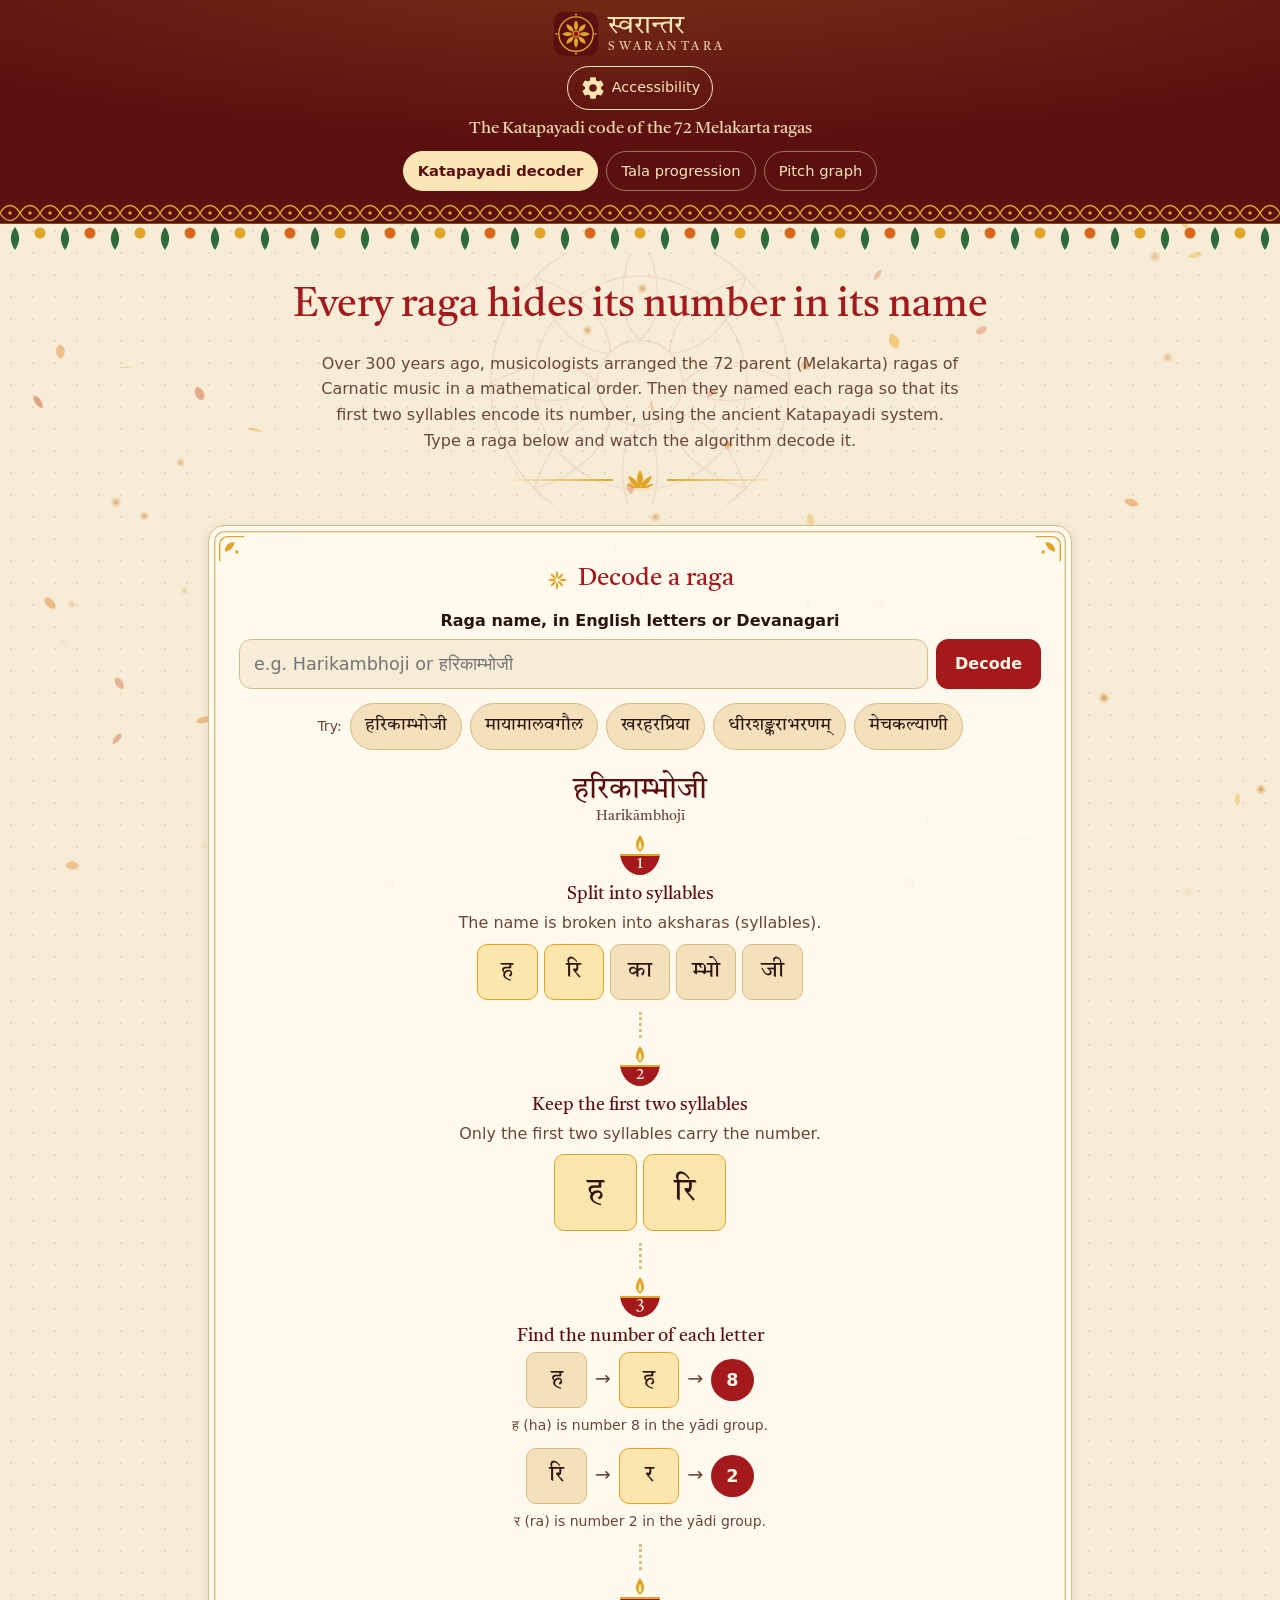
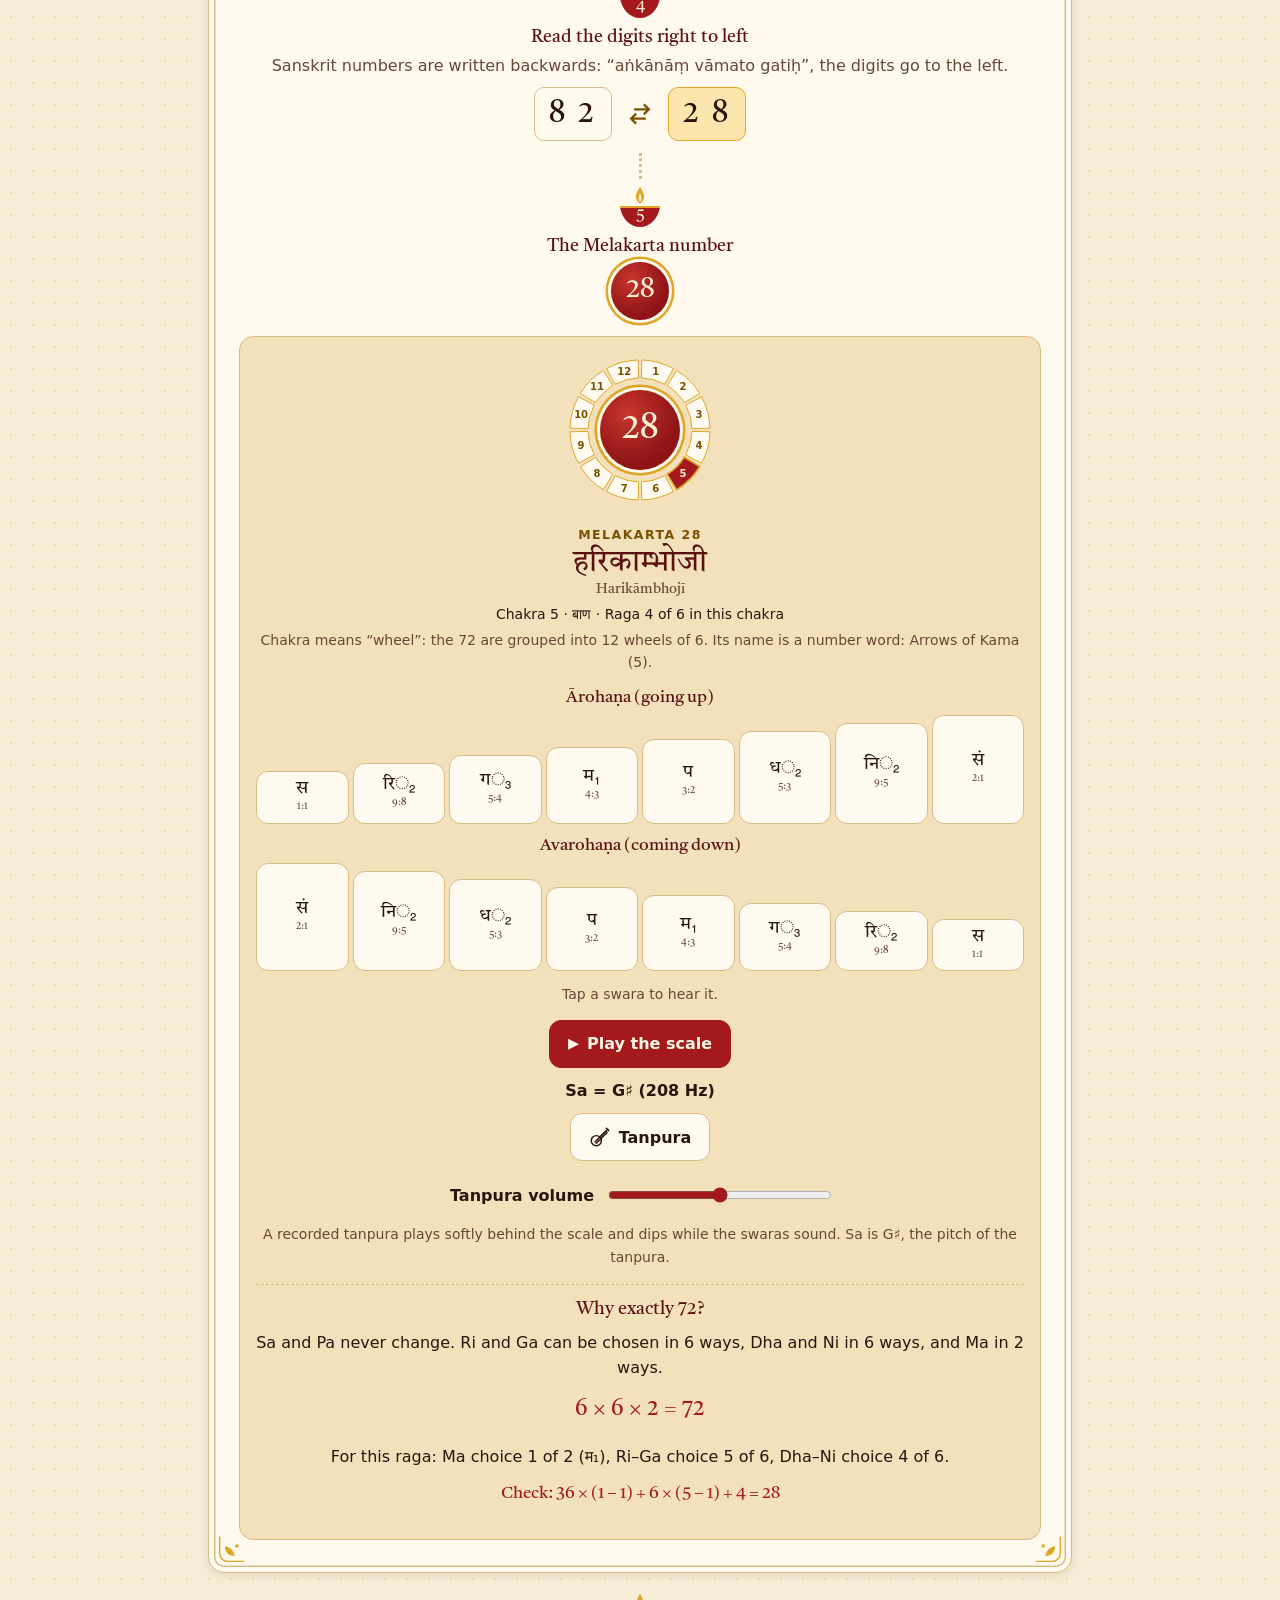
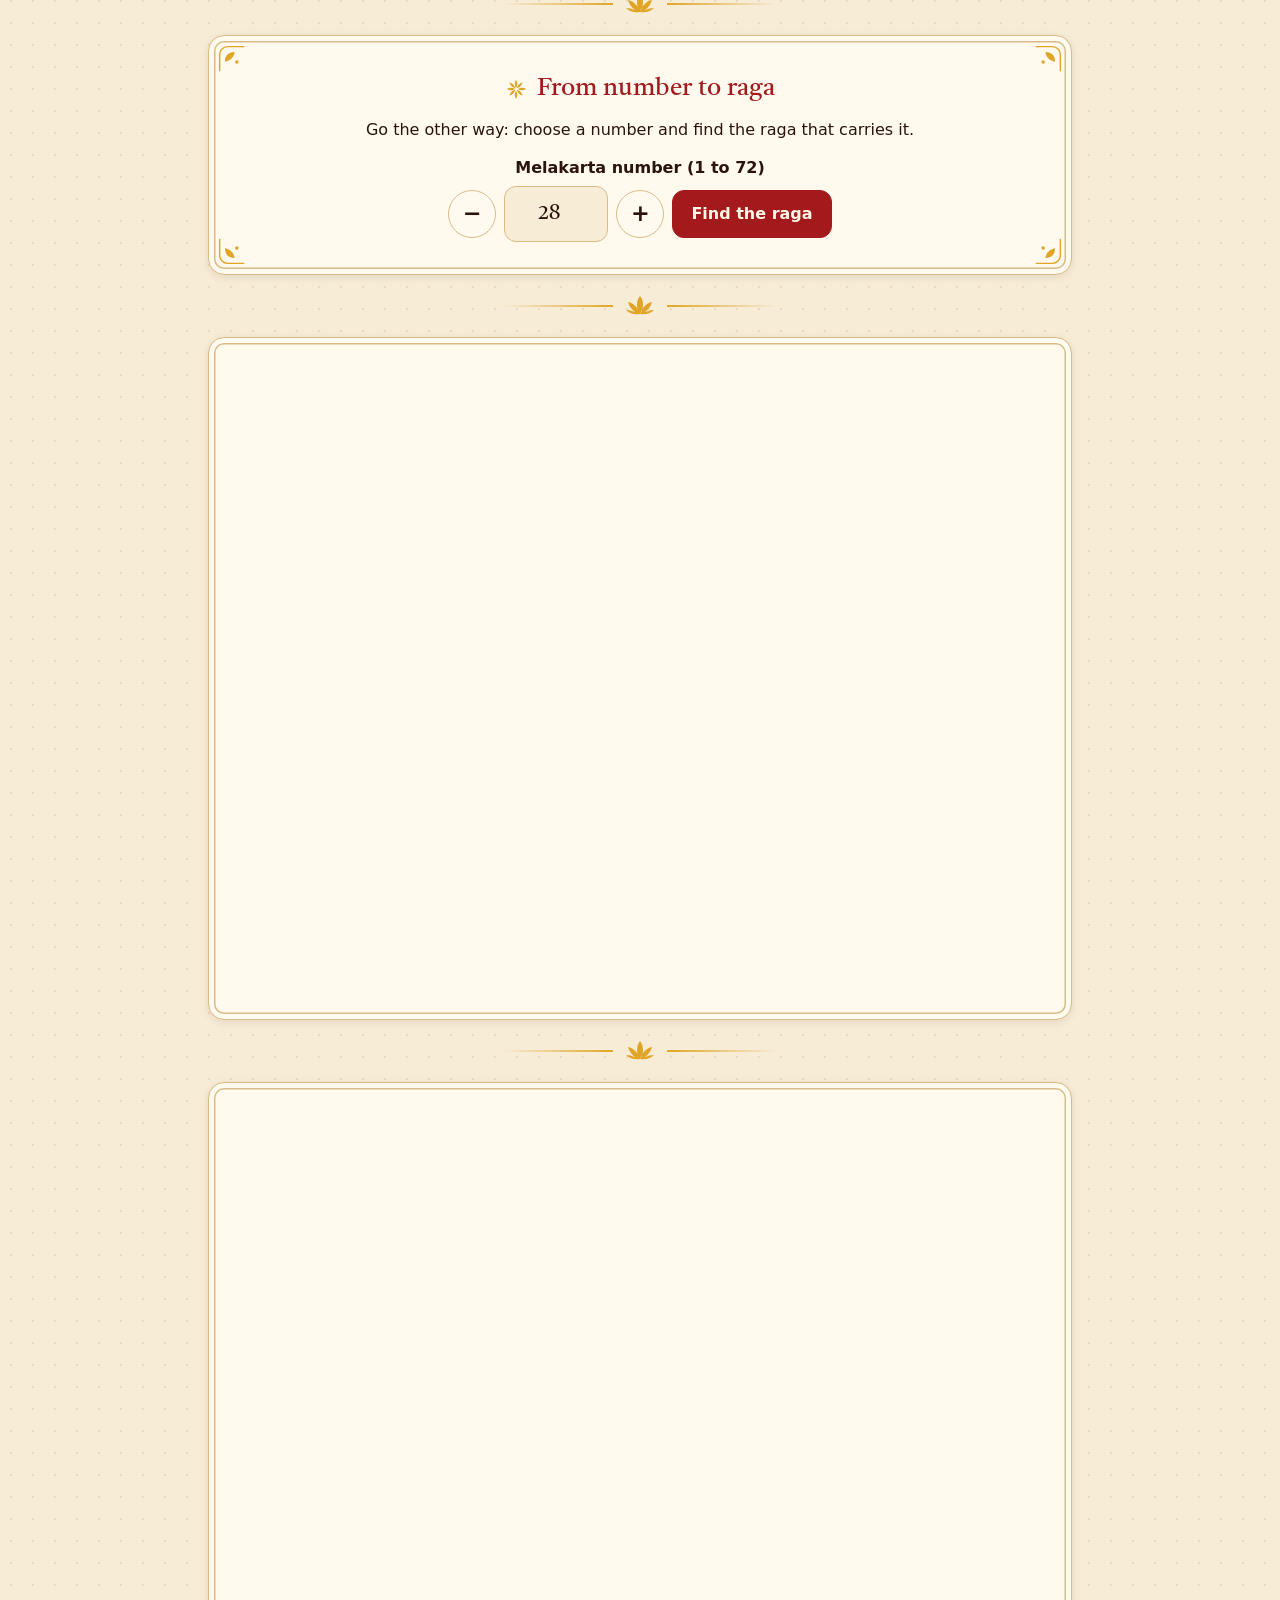
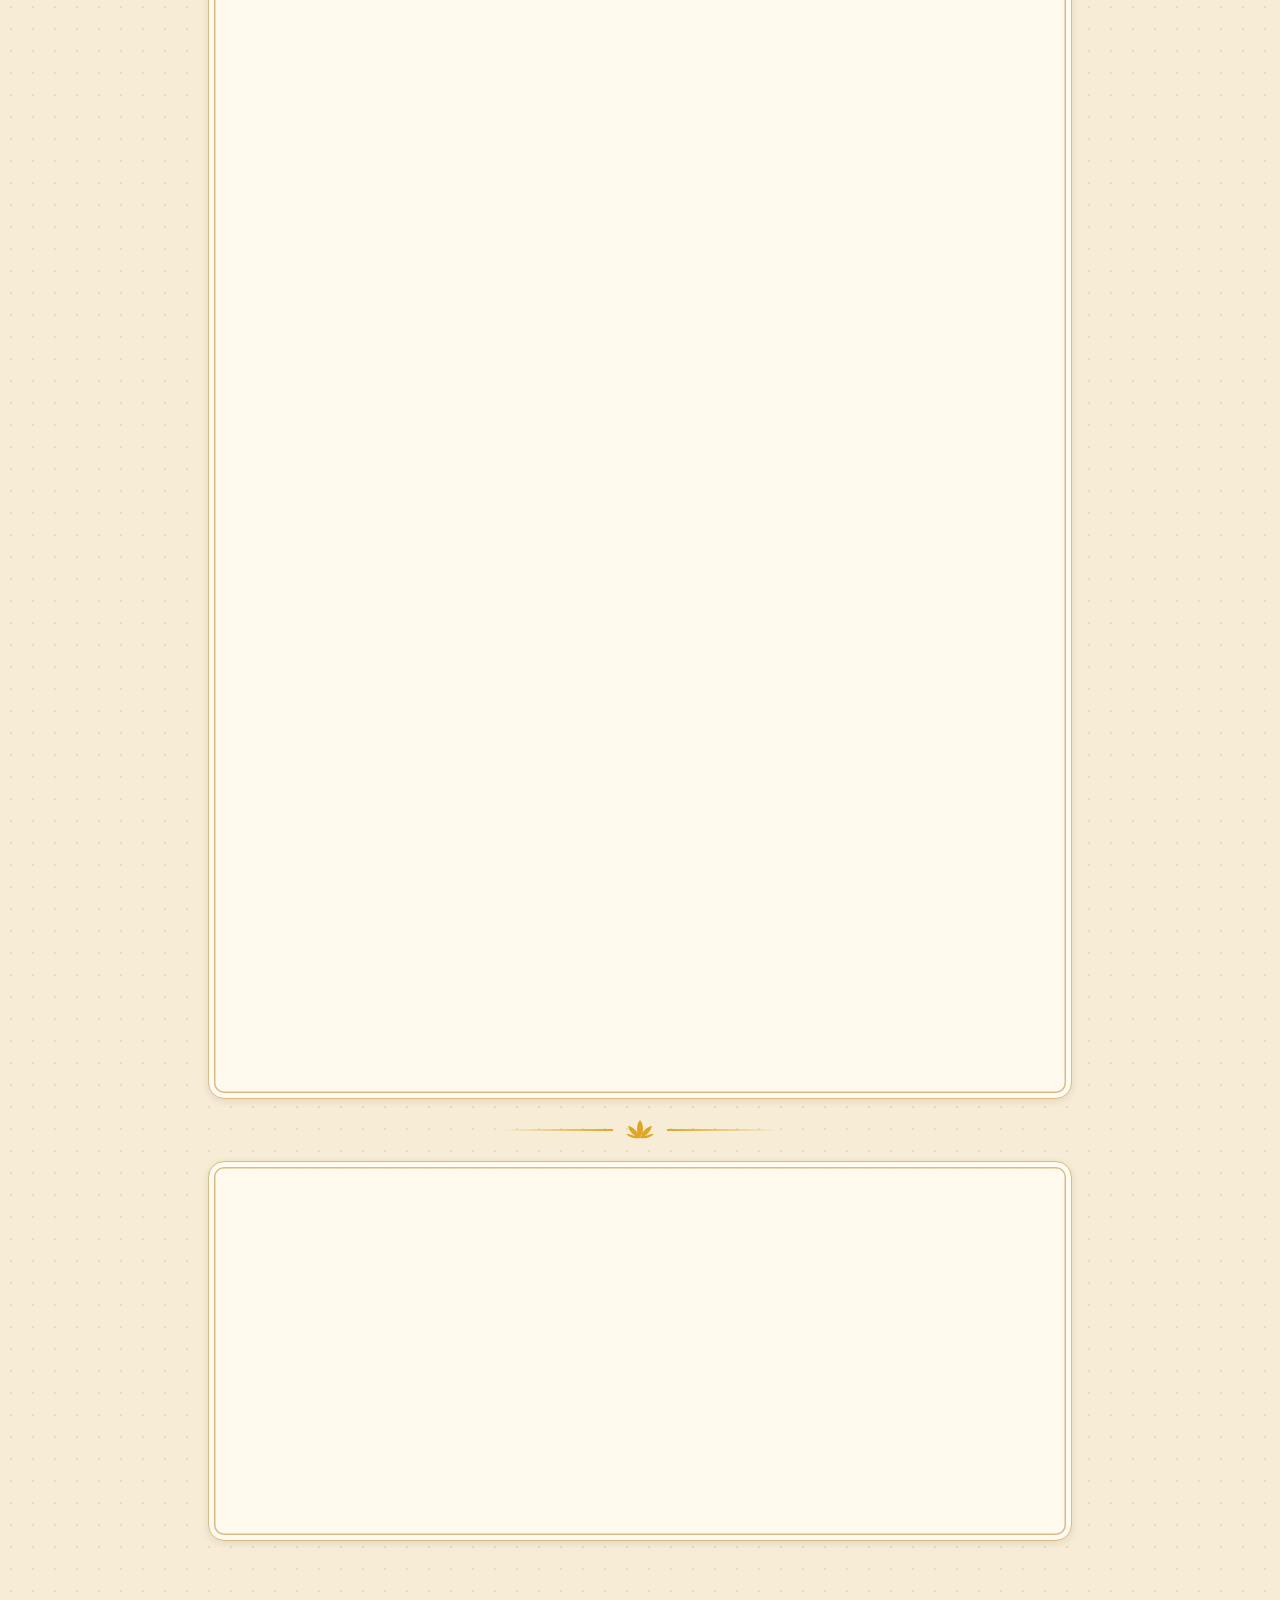
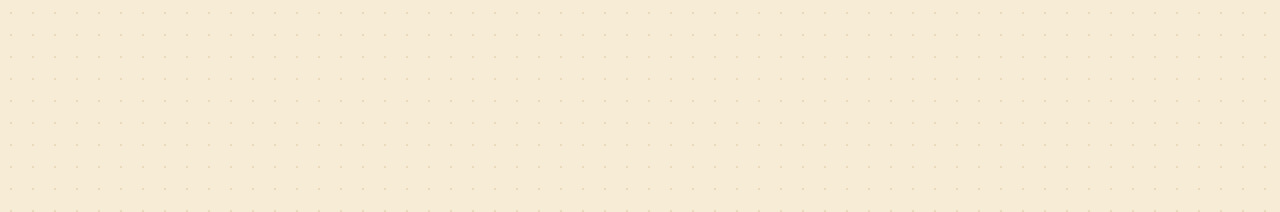
<file: index.html>
<!doctype html>
<html lang="en" data-size="1" data-theme="auto" data-contrast="normal" data-motion="full" data-script="dev">
<head>
  <meta charset="utf-8">
  <meta name="viewport" content="width=device-width, initial-scale=1, viewport-fit=cover">
  <title>SWARANTARA · Katapayadi Decoder</title>
  <meta name="description" content="Decode the number hidden in the name of every Melakarta raga, using the ancient Katapayadi system. An interactive exhibit on mathematics and computational thinking in Carnatic music.">
  <meta name="theme-color" content="#6b1414">
  <link rel="icon" href="assets/icon.svg" type="image/svg+xml">
  <link rel="apple-touch-icon" href="assets/icon-192.png">
  <link rel="manifest" href="manifest.webmanifest">
  <link rel="preload" href="assets/fonts/tiro-devanagari-sanskrit-devanagari-400-normal.woff2" as="font" type="font/woff2" crossorigin>
  <style>
    /* Loading cover: show only the background colour until the page is fully
       built (styles, fonts, decoder). app.js adds class "ready". If anything
       fails, the page still appears after 2.5 s. */
    html { background: #f7ecd6; }
    @media (prefers-color-scheme: dark) { html[data-theme="auto"] { background: #150b08; } }
    html[data-theme="dark"] { background: #150b08; }
    html[data-contrast="high"] { background: #fff; }
    html[data-contrast="high"][data-theme="dark"] { background: #000; }
    html:not(.ready) body { opacity: 0; animation: swr-show 0s 2.5s forwards; }
    html.ready body { opacity: 1; transition: opacity .25s ease; }
    html[data-motion="reduce"].ready body { transition: none; }
    @keyframes swr-show { to { opacity: 1; } }
  </style>
  <link rel="stylesheet" href="css/style.css">
  <script>
    // Apply saved settings before the page paints (avoids a flash of the wrong theme).
    (function () {
      try {
        var s = JSON.parse(localStorage.getItem("swarantara.settings.v1") || "{}") || {};
        var h = document.documentElement;
        if (s.size) h.setAttribute("data-size", s.size);
        if (s.theme) h.setAttribute("data-theme", s.theme);
        if (s.contrast) h.setAttribute("data-contrast", "high");
        if (s.motion) h.setAttribute("data-motion", "reduce");
        if (s.script) h.setAttribute("data-script", s.script);
        if (s.lang) h.setAttribute("lang", s.lang);
      } catch (e) {}
    })();
  </script>
</head>
<body>
  <a class="skip" href="#decoder" data-i18n="skip">Skip to the decoder</a>
  <canvas id="bg" aria-hidden="true"></canvas>

  <header class="masthead">
    <div class="bar">
      <a class="brand" href="#top" aria-label="SWARANTARA">
        <img src="assets/icon.svg" alt="" width="44" height="44">
        <span class="brand-text">
          <span class="brand-dev" lang="sa">स्वरान्तर</span>
          <span class="brand-lat">SWARANTARA</span>
        </span>
      </a>
      <button id="open-settings" class="icon-btn" type="button" data-i18n-attr="aria-label:settings.open;title:settings.open" aria-haspopup="dialog">
        <svg viewBox="0 0 24 24" width="26" height="26" aria-hidden="true" focusable="false"><path fill="currentColor" d="M12 15.5A3.5 3.5 0 1 1 12 8.5a3.5 3.5 0 0 1 0 7Zm7.43-2.53c.04-.32.07-.64.07-.97s-.03-.66-.07-.98l2.11-1.65a.5.5 0 0 0 .12-.64l-2-3.46a.5.5 0 0 0-.61-.22l-2.49 1a7.3 7.3 0 0 0-1.69-.98l-.38-2.65A.49.49 0 0 0 14 2h-4a.49.49 0 0 0-.49.42l-.38 2.65c-.61.25-1.17.58-1.69.98l-2.49-1a.5.5 0 0 0-.61.22l-2 3.46a.49.49 0 0 0 .12.64l2.11 1.65c-.04.32-.07.65-.07.98s.03.65.07.97l-2.11 1.65a.5.5 0 0 0-.12.64l2 3.46c.12.22.39.3.61.22l2.49-1c.52.4 1.08.73 1.69.98l.38 2.65c.03.24.24.42.49.42h4c.25 0 .46-.18.49-.42l.38-2.65a7.3 7.3 0 0 0 1.69-.98l2.49 1c.23.09.49 0 .61-.22l2-3.46a.5.5 0 0 0-.12-.64l-2.11-1.65Z"/></svg>
        <span class="icon-btn-text" data-i18n="set.title">Accessibility</span>
      </button>
    </div>
    <p class="tagline" data-i18n="brand.sub">The Katapayadi code of the 72 Melakarta ragas</p>
    <nav class="site-nav" data-i18n-attr="aria-label:nav.label" aria-label="Pages">
      <a href="./" aria-current="page" data-i18n="nav.decoder">Katapayadi decoder</a>
      <a href="tala/" data-i18n="nav.tala">Tala progression</a>
      <a href="swara/" data-i18n="nav.swara">Pitch graph</a>
    </nav>
    <div class="kolam" aria-hidden="true"></div>
  </header>
  <div class="toran" aria-hidden="true"><span class="t-leaves"></span><span class="t-fl1"></span><span class="t-fl2"></span></div>

  <main id="top">
    <section class="hero">
      <svg class="mandala" aria-hidden="true" viewBox="0 0 300 300" fill="none" stroke="currentColor" stroke-width="1.4"><circle cx="150" cy="150" r="140"/><circle cx="150" cy="150" r="100"/><circle cx="150" cy="150" r="40"/><path d="M150 10c22 40 22 80 0 100-22-20-22-60 0-100zM150 290c-22-40-22-80 0-100 22 20 22 60 0 100zM10 150c40-22 80-22 100 0-20 22-60 22-100 0zM290 150c-40 22-80 22-100 0 20-22 60-22 100 0z"/><path d="M51 51c43 13 71 41 71 71-30 0-58-28-71-71zM249 249c-43-13-71-41-71-71 30 0 58 28 71 71zM249 51c-13 43-41 71-71 71 0-30 28-58 71-71zM51 249c13-43 41-71 71-71 0 30-28 58-71 71z"/></svg>
      <h1 data-i18n="hero.title">Every raga hides its number in its name</h1>
      <p data-i18n="hero.body">Over 300 years ago, musicologists arranged the 72 parent (Melakarta) ragas of Carnatic music in a mathematical order. Then they named each raga so that its first two syllables encode its number, using the ancient Katapayadi system. Type a raga below and watch the algorithm decode it.</p>
      <div class="lotus-divider" aria-hidden="true"><span></span><svg width="34" height="22" viewBox="0 0 34 22" fill="currentColor"><path d="M17 1c4 5 4 12 0 18-4-6-4-13 0-18zM17 19C12 18 7 14 5 7c6 1 10 6 12 12zM17 19c5-1 10-5 12-12-6 1-10 6-12 12zM3 15c4 0 9 2 14 4-5 1-10 0-14-4zM31 15c-4 0-9 2-14 4 5 1 10 0 14-4z"/></svg><span></span></div>
    </section>

    <!-- 1. Decoder -->
    <section id="decoder" class="card" aria-labelledby="dec-title" tabindex="-1">
      <span class="corners" aria-hidden="true"></span>
      <h2 id="dec-title" class="ornate" data-i18n="dec.title">Decode a raga</h2>
      <form id="decode-form" class="field-row" autocomplete="off" novalidate>
        <label for="raga-input" data-i18n="dec.label">Raga name, in English letters or Devanagari</label>
        <div class="input-wrap">
          <input id="raga-input" name="raga" type="text" inputmode="text" autocapitalize="off" spellcheck="false"
                 data-i18n-attr="placeholder:dec.placeholder" placeholder="e.g. Harikambhoji or हरिकाम्भोजी"
                 aria-describedby="suggest-status">
          <button class="btn primary" type="submit" data-i18n="dec.go">Decode</button>
        </div>
      </form>
      <div id="suggest" class="suggest" hidden>
        <p class="small muted" id="suggest-label" data-i18n="dec.suggest">Matching ragas</p>
        <ul id="suggest-list" class="chips" aria-labelledby="suggest-label"></ul>
      </div>
      <p id="suggest-status" class="visually-hidden" aria-live="polite"></p>
      <div class="try">
        <span class="small muted" data-i18n="dec.try">Try:</span>
        <ul class="chips" id="try-list"></ul>
      </div>
      <p id="decode-status" class="visually-hidden" aria-live="polite"></p>
      <div id="decode-out" class="decode-out"></div>
    </section>

    <div class="lotus-divider" aria-hidden="true"><span></span><svg width="34" height="22" viewBox="0 0 34 22" fill="currentColor"><path d="M17 1c4 5 4 12 0 18-4-6-4-13 0-18zM17 19C12 18 7 14 5 7c6 1 10 6 12 12zM17 19c5-1 10-5 12-12-6 1-10 6-12 12zM3 15c4 0 9 2 14 4-5 1-10 0-14-4zM31 15c-4 0-9 2-14 4 5 1 10 0 14-4z"/></svg><span></span></div>

    <!-- 2. Reverse lookup -->
    <section id="reverse" class="card" aria-labelledby="rev-title">
      <span class="corners" aria-hidden="true"></span>
      <h2 id="rev-title" class="ornate" data-i18n="rev.title">From number to raga</h2>
      <p data-i18n="rev.body">Go the other way: choose a number and find the raga that carries it.</p>
      <form id="reverse-form" novalidate>
        <label for="num-input" data-i18n="rev.label">Melakarta number (1 to 72)</label>
        <div class="stepper">
          <button type="button" class="btn round" id="num-dec" data-i18n-attr="aria-label:rev.less" aria-label="One less">−</button>
          <input id="num-input" type="number" inputmode="numeric" min="1" max="72" step="1" value="28">
          <button type="button" class="btn round" id="num-inc" data-i18n-attr="aria-label:rev.more" aria-label="One more">+</button>
          <button class="btn primary" type="submit" data-i18n="rev.go">Find the raga</button>
        </div>
        <p id="rev-error" class="error" role="alert" hidden></p>
      </form>
    </section>

    <div class="lotus-divider" aria-hidden="true"><span></span><svg width="34" height="22" viewBox="0 0 34 22" fill="currentColor"><path d="M17 1c4 5 4 12 0 18-4-6-4-13 0-18zM17 19C12 18 7 14 5 7c6 1 10 6 12 12zM17 19c5-1 10-5 12-12-6 1-10 6-12 12zM3 15c4 0 9 2 14 4-5 1-10 0-14-4zM31 15c-4 0-9 2-14 4 5 1 10 0 14-4z"/></svg><span></span></div>

    <!-- 3. The table -->
    <section id="chart" class="card" aria-labelledby="chart-title">
      <span class="corners" aria-hidden="true"></span>
      <h2 id="chart-title" class="ornate" data-i18n="chart.title">The Katapayadi table</h2>
      <p data-i18n="chart.body">The consonants are arranged in four groups. In each group they are counted 1, 2, 3 … and the tenth letter is 0. Tap a letter.</p>
      <div id="chart-grid" class="kp-grid"></div>
      <p id="chart-out" class="chart-out" aria-live="polite"></p>
      <p class="small muted" data-i18n="chart.zero">Vowels on their own (अ, आ, इ …) count as 0.</p>
    </section>

    <div class="lotus-divider" aria-hidden="true"><span></span><svg width="34" height="22" viewBox="0 0 34 22" fill="currentColor"><path d="M17 1c4 5 4 12 0 18-4-6-4-13 0-18zM17 19C12 18 7 14 5 7c6 1 10 6 12 12zM17 19c5-1 10-5 12-12-6 1-10 6-12 12zM3 15c4 0 9 2 14 4-5 1-10 0-14-4zM31 15c-4 0-9 2-14 4 5 1 10 0 14-4z"/></svg><span></span></div>

    <!-- 4. All 72 -->
    <section id="all" class="card" aria-labelledby="all-title">
      <span class="corners" aria-hidden="true"></span>
      <h2 id="all-title" class="ornate" data-i18n="all.title">All 72 Melakarta ragas</h2>
      <p data-i18n="all.body">12 chakras of 6 ragas each. Tap any raga to decode it.</p>
      <div id="all-grid"></div>
    </section>

    <div class="lotus-divider" aria-hidden="true"><span></span><svg width="34" height="22" viewBox="0 0 34 22" fill="currentColor"><path d="M17 1c4 5 4 12 0 18-4-6-4-13 0-18zM17 19C12 18 7 14 5 7c6 1 10 6 12 12zM17 19c5-1 10-5 12-12-6 1-10 6-12 12zM3 15c4 0 9 2 14 4-5 1-10 0-14-4zM31 15c-4 0-9 2-14 4 5 1 10 0 14-4z"/></svg><span></span></div>

    <!-- 5. Computational thinking -->
    <section id="how" class="card" aria-labelledby="how-title">
      <span class="corners" aria-hidden="true"></span>
      <h2 id="how-title" class="ornate" data-i18n="how.title">Computational thinking in an ancient code</h2>
      <ul class="pillars">
        <li><h3 data-i18n="how.decomp">Decomposition</h3><p data-i18n="how.decompB"></p></li>
        <li><h3 data-i18n="how.pattern">Pattern recognition</h3><p data-i18n="how.patternB"></p></li>
        <li><h3 data-i18n="how.abstract">Abstraction</h3><p data-i18n="how.abstractB"></p></li>
        <li><h3 data-i18n="how.algo">Algorithm</h3><p data-i18n="how.algoB"></p></li>
      </ul>
    </section>
  </main>

  <footer class="foot">
    <svg class="tanpura-art" aria-hidden="true" viewBox="0 0 320 80" fill="none" stroke="currentColor" stroke-width="1.6" stroke-linecap="round" stroke-linejoin="round"><path d="M66 30c-4-14-18-22-34-20C14 12 4 26 4 42s12 30 30 31c17 1 30-8 33-21"/><path d="M18 30c6-6 16-6 22 0M14 44c4 10 18 14 28 8"/><path d="M66 32h208M66 50h208"/><path d="M274 30l14-6h22l4 6v22l-4 6h-22l-14-6z"/><path d="M290 24v-8M300 24v-8M290 58v8M300 58v8"/><circle cx="290" cy="13" r="3"/><circle cx="300" cy="13" r="3"/><circle cx="290" cy="69" r="3"/><circle cx="300" cy="69" r="3"/><path d="M26 37l-8 0M26 45l-8 0" stroke-width="2.4"/><path d="M22 36.5h260M22 39.5h260M22 42.5h260M22 45.5h260" stroke-width=".7"/><g class="accent"><path d="M118 32v18M178 32v18M236 32v18" stroke-width="1"/><circle cx="148" cy="41" r="2.5" fill="currentColor" stroke="none"/><circle cx="208" cy="41" r="2.5" fill="currentColor" stroke="none"/></g></svg>
    <div class="kolam" aria-hidden="true"></div>
    <p data-i18n="foot.made">Made for the CBSE Science Exhibition 2026–27 · Mathematical Modelling and Computational Thinking</p>
    <p class="small" data-i18n="foot.offline">Works offline once loaded.</p>
  </footer>

  <!-- Accessibility settings -->
  <dialog id="settings" aria-labelledby="set-title">
    <form id="settings-form" method="dialog">
      <div class="dlg-head">
        <h2 id="set-title" data-i18n="set.title">Accessibility</h2>
        <button type="button" class="icon-btn" data-close data-i18n-attr="aria-label:set.close">
          <svg viewBox="0 0 24 24" width="24" height="24" aria-hidden="true" focusable="false"><path fill="currentColor" d="M18.3 5.7a1 1 0 0 0-1.4 0L12 10.6 7.1 5.7a1 1 0 0 0-1.4 1.4l4.9 4.9-4.9 4.9a1 1 0 1 0 1.4 1.4l4.9-4.9 4.9 4.9a1 1 0 0 0 1.4-1.4L13.4 12l4.9-4.9a1 1 0 0 0 0-1.4Z"/></svg>
        </button>
      </div>

      <fieldset>
        <legend data-i18n="set.lang">Language</legend>
        <div class="seg">
          <label><input type="radio" name="lang" value="en"><span>English</span></label>
          <label><input type="radio" name="lang" value="sa"><span lang="sa">संस्कृतम्</span></label>
        </div>
      </fieldset>

      <fieldset>
        <legend data-i18n="set.script">Raga names in</legend>
        <div class="seg">
          <label><input type="radio" name="script" value="dev"><span data-i18n="set.scriptDev">Devanagari</span></label>
          <label><input type="radio" name="script" value="lat"><span data-i18n="set.scriptLat">English letters</span></label>
        </div>
      </fieldset>

      <fieldset>
        <legend data-i18n="set.size">Text size</legend>
        <div class="seg seg-4">
          <label><input type="radio" name="size" value="1"><span data-i18n="set.size1">Default</span></label>
          <label><input type="radio" name="size" value="2"><span data-i18n="set.size2">Large</span></label>
          <label><input type="radio" name="size" value="3"><span data-i18n="set.size3">Larger</span></label>
          <label><input type="radio" name="size" value="4"><span data-i18n="set.size4">Largest</span></label>
        </div>
      </fieldset>

      <fieldset>
        <legend data-i18n="set.theme">Colours</legend>
        <div class="seg">
          <label><input type="radio" name="theme" value="auto"><span data-i18n="set.themeAuto">Automatic</span></label>
          <label><input type="radio" name="theme" value="light"><span data-i18n="set.themeLight">Light</span></label>
          <label><input type="radio" name="theme" value="dark"><span data-i18n="set.themeDark">Dark</span></label>
        </div>
      </fieldset>

      <div class="switches">
        <label class="switch"><input type="checkbox" name="contrast" role="switch"><span data-i18n="set.contrast">High contrast</span></label>
        <label class="switch"><input type="checkbox" name="motion" role="switch"><span data-i18n="set.motion">Reduce motion</span></label>
        <label class="switch"><input type="checkbox" name="bg" role="switch"><span data-i18n="set.bg">Moving background</span></label>
      </div>

      <div class="dlg-foot">
        <button type="button" class="btn" id="reset-settings" data-i18n="set.reset">Reset all</button>
        <button type="button" class="btn primary" data-close data-i18n="set.close">Close</button>
      </div>
    </form>
  </dialog>

  <script src="js/i18n.js"></script>
  <script src="js/melakarta.js"></script>
  <script src="js/katapayadi.js"></script>
  <script src="js/translit.js"></script>
  <script src="js/audio.js"></script>
  <script src="js/settings.js"></script>
  <script src="js/app.js"></script>
  <script src="js/background.js"></script>
</body>
</html>
</file>
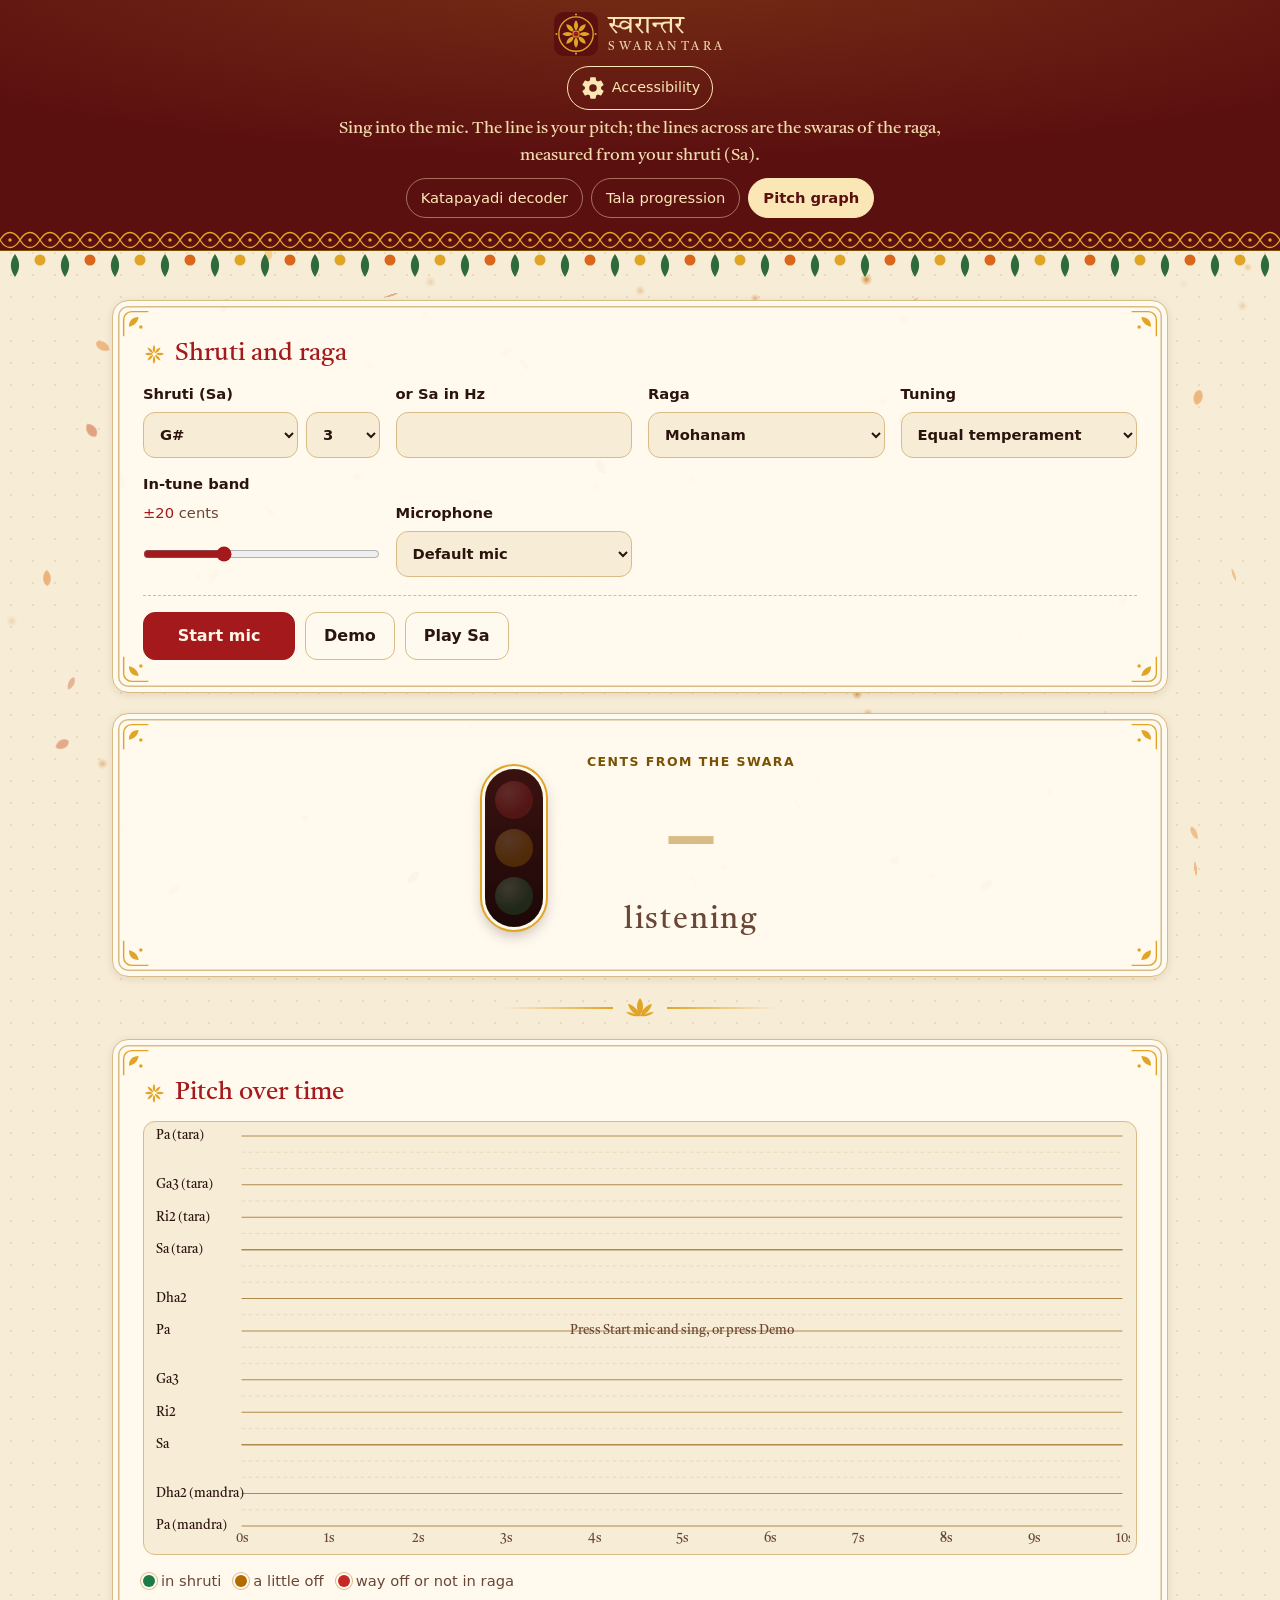
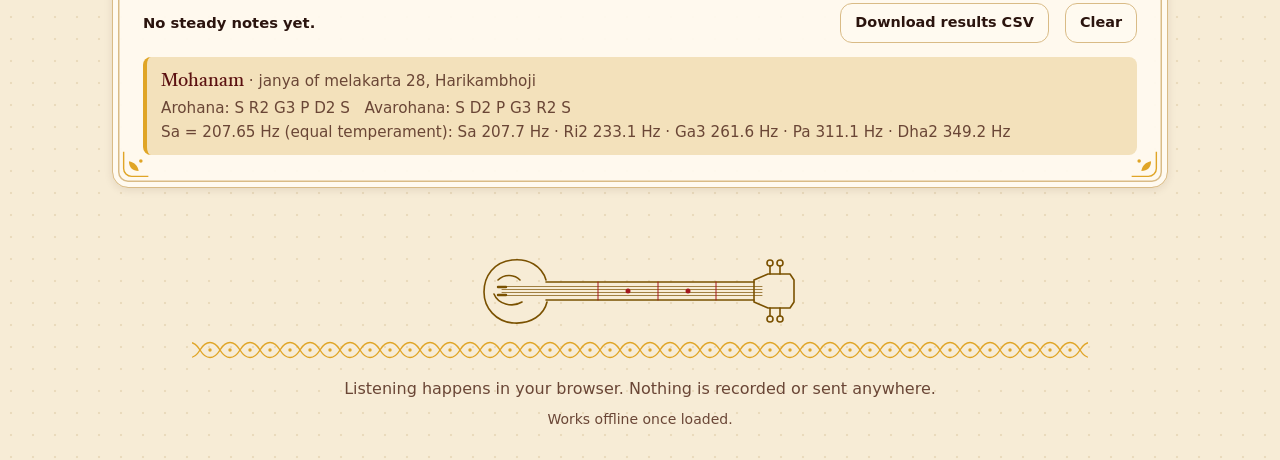
<file: swara/index.html>
<!doctype html>
<html lang="en" data-title-key="swara.metaTitle" data-size="1" data-theme="auto" data-contrast="normal" data-motion="full" data-script="dev">
<head>
  <meta charset="utf-8">
  <meta name="viewport" content="width=device-width, initial-scale=1, viewport-fit=cover">
  <title>Swara Pitch Graph · SWARANTARA</title>
  <meta name="description" content="Sing into the mic and see your pitch over time against the swaras of a raga, measured from your shruti. A live pitch graph for Carnatic singing that runs in the browser.">
  <meta name="theme-color" content="#6b1414">
  <link rel="icon" href="../assets/icon.svg" type="image/svg+xml">
  <link rel="apple-touch-icon" href="../assets/icon-192.png">
  <link rel="manifest" href="../manifest.webmanifest">
  <link rel="preload" href="../assets/fonts/tiro-devanagari-sanskrit-devanagari-400-normal.woff2" as="font" type="font/woff2" crossorigin>
  <style>
    /* Loading cover: show only the background colour until the page is fully
       built (styles, fonts, decoder). app.js adds class "ready". If anything
       fails, the page still appears after 2.5 s. */
    html { background: #f7ecd6; }
    @media (prefers-color-scheme: dark) { html[data-theme="auto"] { background: #150b08; } }
    html[data-theme="dark"] { background: #150b08; }
    html[data-contrast="high"] { background: #fff; }
    html[data-contrast="high"][data-theme="dark"] { background: #000; }
    html:not(.ready) body { opacity: 0; animation: swr-show 0s 2.5s forwards; }
    html.ready body { opacity: 1; transition: opacity .25s ease; }
    html[data-motion="reduce"].ready body { transition: none; }
    @keyframes swr-show { to { opacity: 1; } }
  </style>
  <link rel="stylesheet" href="../css/style.css">
  <link rel="stylesheet" href="../css/swara.css">
  <script>
    // Apply saved settings before the page paints (avoids a flash of the wrong theme).
    (function () {
      try {
        var s = JSON.parse(localStorage.getItem("swarantara.settings.v1") || "{}") || {};
        var h = document.documentElement;
        if (s.size) h.setAttribute("data-size", s.size);
        if (s.theme) h.setAttribute("data-theme", s.theme);
        if (s.contrast) h.setAttribute("data-contrast", "high");
        if (s.motion) h.setAttribute("data-motion", "reduce");
        if (s.script) h.setAttribute("data-script", s.script);
        if (s.lang) h.setAttribute("lang", s.lang);
      } catch (e) {}
    })();
  </script>
</head>
<body>
  <a class="skip" href="#setup" data-i18n="swara.skip">Skip to the pitch graph</a>
  <canvas id="bg" aria-hidden="true"></canvas>

  <header class="masthead">
    <div class="bar">
      <a class="brand" href="../" aria-label="SWARANTARA">
        <img src="../assets/icon.svg" alt="" width="44" height="44">
        <span class="brand-text">
          <span class="brand-dev" lang="sa">स्वरान्तर</span>
          <span class="brand-lat">SWARANTARA</span>
        </span>
      </a>
      <button id="open-settings" class="icon-btn" type="button" data-i18n-attr="aria-label:settings.open;title:settings.open" aria-haspopup="dialog">
        <svg viewBox="0 0 24 24" width="26" height="26" aria-hidden="true" focusable="false"><path fill="currentColor" d="M12 15.5A3.5 3.5 0 1 1 12 8.5a3.5 3.5 0 0 1 0 7Zm7.43-2.53c.04-.32.07-.64.07-.97s-.03-.66-.07-.98l2.11-1.65a.5.5 0 0 0 .12-.64l-2-3.46a.5.5 0 0 0-.61-.22l-2.49 1a7.3 7.3 0 0 0-1.69-.98l-.38-2.65A.49.49 0 0 0 14 2h-4a.49.49 0 0 0-.49.42l-.38 2.65c-.61.25-1.17.58-1.69.98l-2.49-1a.5.5 0 0 0-.61.22l-2 3.46a.49.49 0 0 0 .12.64l2.11 1.65c-.04.32-.07.65-.07.98s.03.65.07.97l-2.11 1.65a.5.5 0 0 0-.12.64l2 3.46c.12.22.39.3.61.22l2.49-1c.52.4 1.08.73 1.69.98l.38 2.65c.03.24.24.42.49.42h4c.25 0 .46-.18.49-.42l.38-2.65a7.3 7.3 0 0 0 1.69-.98l2.49 1c.23.09.49 0 .61-.22l2-3.46a.5.5 0 0 0-.12-.64l-2.11-1.65Z"/></svg>
        <span class="icon-btn-text" data-i18n="set.title">Accessibility</span>
      </button>
    </div>
    <p class="tagline" data-i18n="swara.sub">Sing into the mic. The line is your pitch; the lines across are the swaras of the raga, measured from your shruti (Sa).</p>
    <nav class="site-nav" data-i18n-attr="aria-label:nav.label" aria-label="Pages">
      <a href="../" data-i18n="nav.decoder">Katapayadi decoder</a>
      <a href="../tala/" data-i18n="nav.tala">Tala progression</a>
      <a href="./" aria-current="page" data-i18n="nav.swara">Pitch graph</a>
    </nav>
    <div class="kolam" aria-hidden="true"></div>
  </header>
  <div class="toran" aria-hidden="true"><span class="t-leaves"></span><span class="t-fl1"></span><span class="t-fl2"></span></div>

  <main id="top" class="swara-page">
  <section id="setup" class="card" aria-labelledby="setTitle" tabindex="-1">
    <span class="corners" aria-hidden="true"></span>
    <h2 id="setTitle" class="ornate">Shruti and raga</h2>
    <div class="controls">
      <label>Shruti (Sa)
        <span class="row">
          <select id="note" aria-label="Sa note"></select>
          <select id="oct" aria-label="Octave"><option>2</option><option selected>3</option><option>4</option></select>
        </span>
      </label>
      <label>or Sa in Hz
        <input id="hz" type="number" min="50" max="1000" step="0.01">
      </label>
      <label>Raga
        <select id="raga"></select>
      </label>
      <label>Tuning
        <select id="tuning"><option value="et">Equal temperament</option><option value="just">Just intonation</option></select>
      </label>
      <label>In-tune band <span class="hint"><span id="tolv">±20</span> cents</span>
        <input id="tol" type="range" min="5" max="50" step="1" value="20">
      </label>
      <label>Microphone
        <select id="mic" title="Which input to listen to"><option value="">Default mic</option></select>
      </label>
    </div>
    <div class="actions">
      <button id="start" class="btn primary" type="button">Start mic</button>
      <button id="demo" class="btn" type="button" title="Plays a synthetic voice through the graph, no mic needed">Demo</button>
      <button id="sa" class="btn" type="button" title="Play the shruti as a reference tone">Play Sa</button>
    </div>
    <div class="msg" id="msg" role="alert"></div>
  </section>

  <section class="card readout" aria-label="Current note">
    <span class="corners" aria-hidden="true"></span>
    <div class="light" aria-hidden="true"><i class="lamp r" id="lR"></i><i class="lamp y" id="lY"></i><i class="lamp g" id="lG"></i></div>
    <div class="big" aria-live="polite"><span class="eyebrow">Cents from the swara</span><div id="rCents">–</div><div id="rVerdict">listening</div></div>
  </section>

  <div class="lotus-divider" aria-hidden="true"><span></span><svg width="34" height="22" viewBox="0 0 34 22" fill="currentColor"><path d="M17 1c4 5 4 12 0 18-4-6-4-13 0-18zM17 19C12 18 7 14 5 7c6 1 10 6 12 12zM17 19c5-1 10-5 12-12-6 1-10 6-12 12zM3 15c4 0 9 2 14 4-5 1-10 0-14-4zM31 15c-4 0-9 2-14 4 5 1 10 0 14-4z"/></svg><span></span></div>

  <section class="card" aria-labelledby="graphTitle">
    <span class="corners" aria-hidden="true"></span>
    <h2 id="graphTitle" class="ornate">Pitch over time</h2>
    <div class="graphwrap"><canvas id="cv"></canvas></div>
    <div class="stats">
      <span class="legend">
        <span><i class="dot" style="background:var(--ok)"></i>in shruti</span>
        <span><i class="dot" style="background:var(--warn)"></i>a little off</span>
        <span><i class="dot" style="background:var(--bad)"></i>way off or not in raga</span>
      </span>
      <span id="stats">No steady notes yet.</span>
      <button id="csv" class="btn small" type="button">Download results CSV</button>
      <button id="clear" class="btn small" type="button">Clear</button>
    </div>
    <p class="scale" id="scale"></p>
  </section>
</main>

  <footer class="foot">
    <svg class="tanpura-art" aria-hidden="true" viewBox="0 0 320 80" fill="none" stroke="currentColor" stroke-width="1.6" stroke-linecap="round" stroke-linejoin="round"><path d="M66 30c-4-14-18-22-34-20C14 12 4 26 4 42s12 30 30 31c17 1 30-8 33-21"/><path d="M18 30c6-6 16-6 22 0M14 44c4 10 18 14 28 8"/><path d="M66 32h208M66 50h208"/><path d="M274 30l14-6h22l4 6v22l-4 6h-22l-14-6z"/><path d="M290 24v-8M300 24v-8M290 58v8M300 58v8"/><circle cx="290" cy="13" r="3"/><circle cx="300" cy="13" r="3"/><circle cx="290" cy="69" r="3"/><circle cx="300" cy="69" r="3"/><path d="M26 37l-8 0M26 45l-8 0" stroke-width="2.4"/><path d="M22 36.5h260M22 39.5h260M22 42.5h260M22 45.5h260" stroke-width=".7"/><g class="accent"><path d="M118 32v18M178 32v18M236 32v18" stroke-width="1"/><circle cx="148" cy="41" r="2.5" fill="currentColor" stroke="none"/><circle cx="208" cy="41" r="2.5" fill="currentColor" stroke="none"/></g></svg>
    <div class="kolam" aria-hidden="true"></div>
    <p data-i18n="swara.foot">Listening happens in your browser. Nothing is recorded or sent anywhere.</p>
    <p class="small" data-i18n="foot.offline">Works offline once loaded.</p>
  </footer>

  <!-- Accessibility settings -->
  <dialog id="settings" aria-labelledby="set-title">
    <form id="settings-form" method="dialog">
      <div class="dlg-head">
        <h2 id="set-title" data-i18n="set.title">Accessibility</h2>
        <button type="button" class="icon-btn" data-close data-i18n-attr="aria-label:set.close">
          <svg viewBox="0 0 24 24" width="24" height="24" aria-hidden="true" focusable="false"><path fill="currentColor" d="M18.3 5.7a1 1 0 0 0-1.4 0L12 10.6 7.1 5.7a1 1 0 0 0-1.4 1.4l4.9 4.9-4.9 4.9a1 1 0 1 0 1.4 1.4l4.9-4.9 4.9 4.9a1 1 0 0 0 1.4-1.4L13.4 12l4.9-4.9a1 1 0 0 0 0-1.4Z"/></svg>
        </button>
      </div>

      <fieldset>
        <legend data-i18n="set.lang">Language</legend>
        <div class="seg">
          <label><input type="radio" name="lang" value="en"><span>English</span></label>
          <label><input type="radio" name="lang" value="sa"><span lang="sa">संस्कृतम्</span></label>
        </div>
      </fieldset>

      <fieldset>
        <legend data-i18n="set.script">Raga names in</legend>
        <div class="seg">
          <label><input type="radio" name="script" value="dev"><span data-i18n="set.scriptDev">Devanagari</span></label>
          <label><input type="radio" name="script" value="lat"><span data-i18n="set.scriptLat">English letters</span></label>
        </div>
      </fieldset>

      <fieldset>
        <legend data-i18n="set.size">Text size</legend>
        <div class="seg seg-4">
          <label><input type="radio" name="size" value="1"><span data-i18n="set.size1">Default</span></label>
          <label><input type="radio" name="size" value="2"><span data-i18n="set.size2">Large</span></label>
          <label><input type="radio" name="size" value="3"><span data-i18n="set.size3">Larger</span></label>
          <label><input type="radio" name="size" value="4"><span data-i18n="set.size4">Largest</span></label>
        </div>
      </fieldset>

      <fieldset>
        <legend data-i18n="set.theme">Colours</legend>
        <div class="seg">
          <label><input type="radio" name="theme" value="auto"><span data-i18n="set.themeAuto">Automatic</span></label>
          <label><input type="radio" name="theme" value="light"><span data-i18n="set.themeLight">Light</span></label>
          <label><input type="radio" name="theme" value="dark"><span data-i18n="set.themeDark">Dark</span></label>
        </div>
      </fieldset>

      <div class="switches">
        <label class="switch"><input type="checkbox" name="contrast" role="switch"><span data-i18n="set.contrast">High contrast</span></label>
        <label class="switch"><input type="checkbox" name="motion" role="switch"><span data-i18n="set.motion">Reduce motion</span></label>
        <label class="switch"><input type="checkbox" name="bg" role="switch"><span data-i18n="set.bg">Moving background</span></label>
      </div>

      <div class="dlg-foot">
        <button type="button" class="btn" id="reset-settings" data-i18n="set.reset">Reset all</button>
        <button type="button" class="btn primary" data-close data-i18n="set.close">Close</button>
      </div>
    </form>
  </dialog>

  <script src="../js/i18n.js"></script>
  <script src="../js/settings.js"></script>
  <script src="../js/swara.js"></script>
  <script src="../js/background.js"></script>
</body>
</html>
</file>
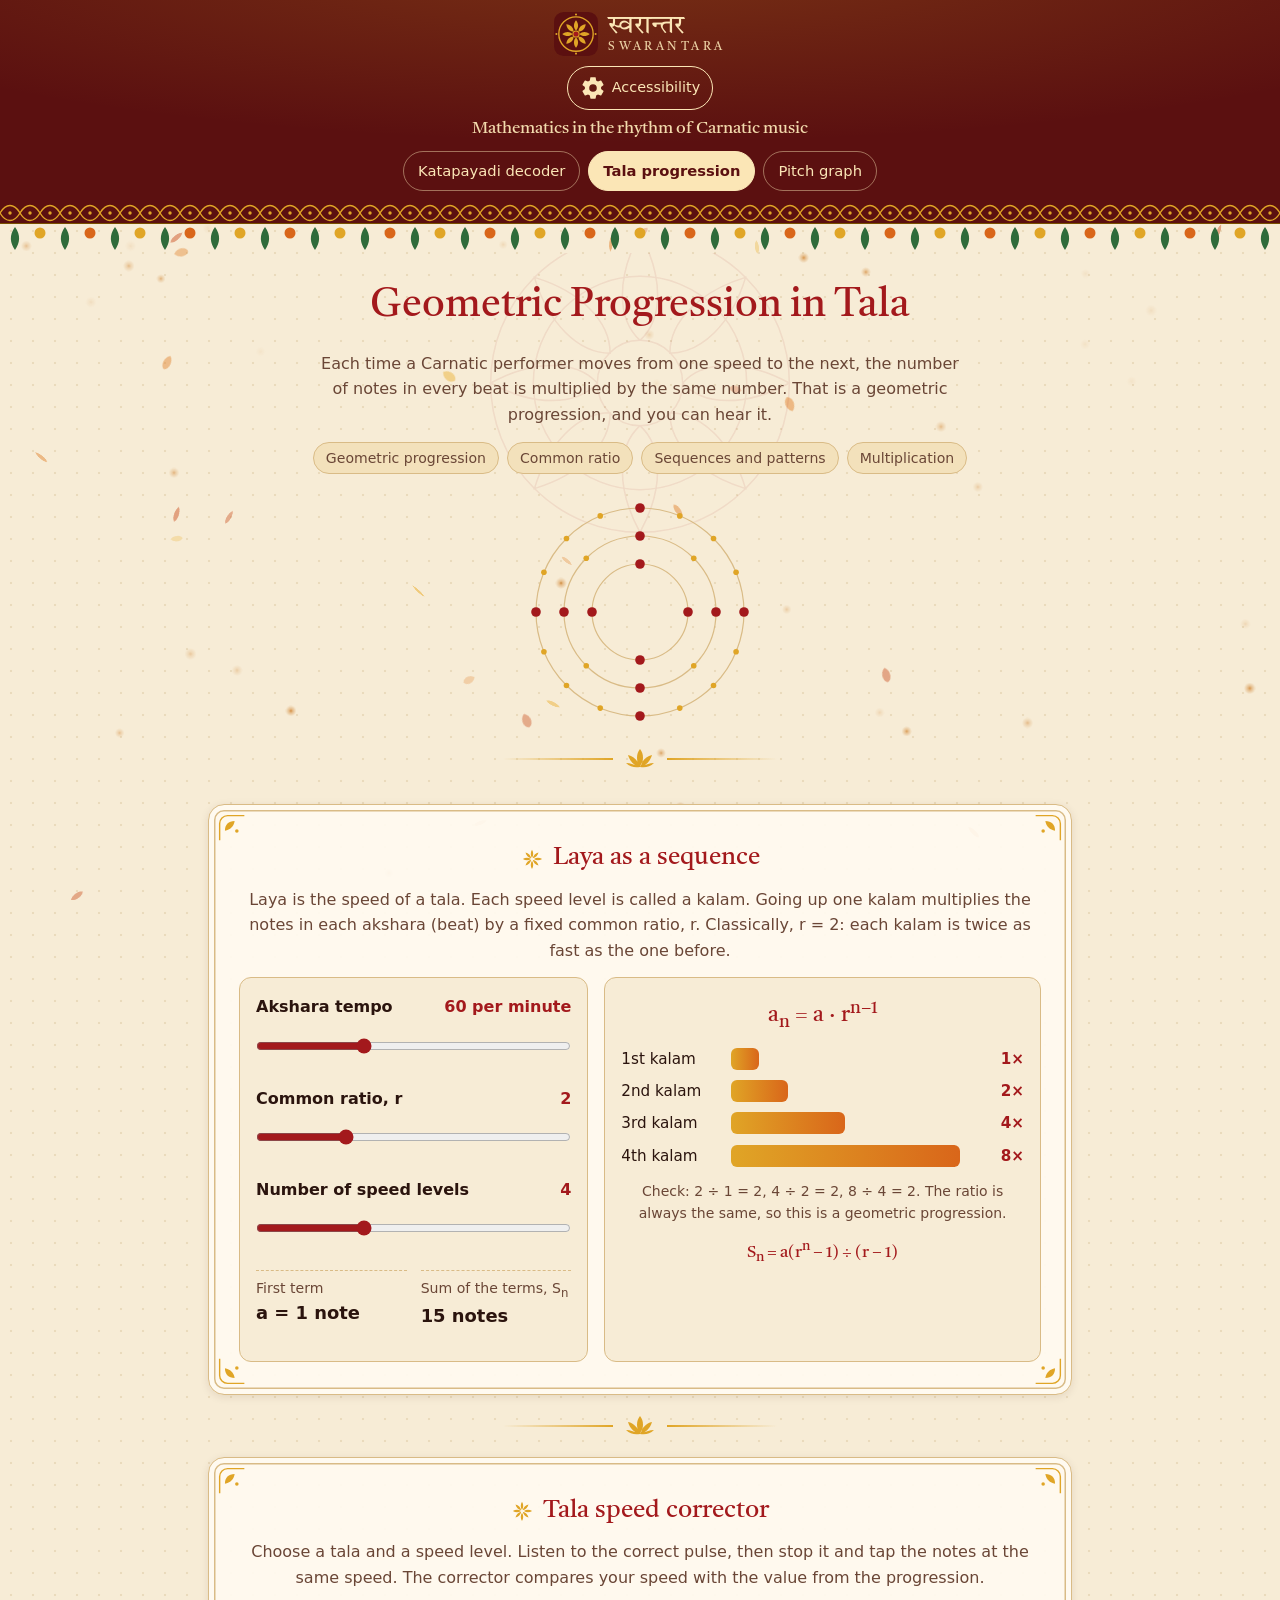
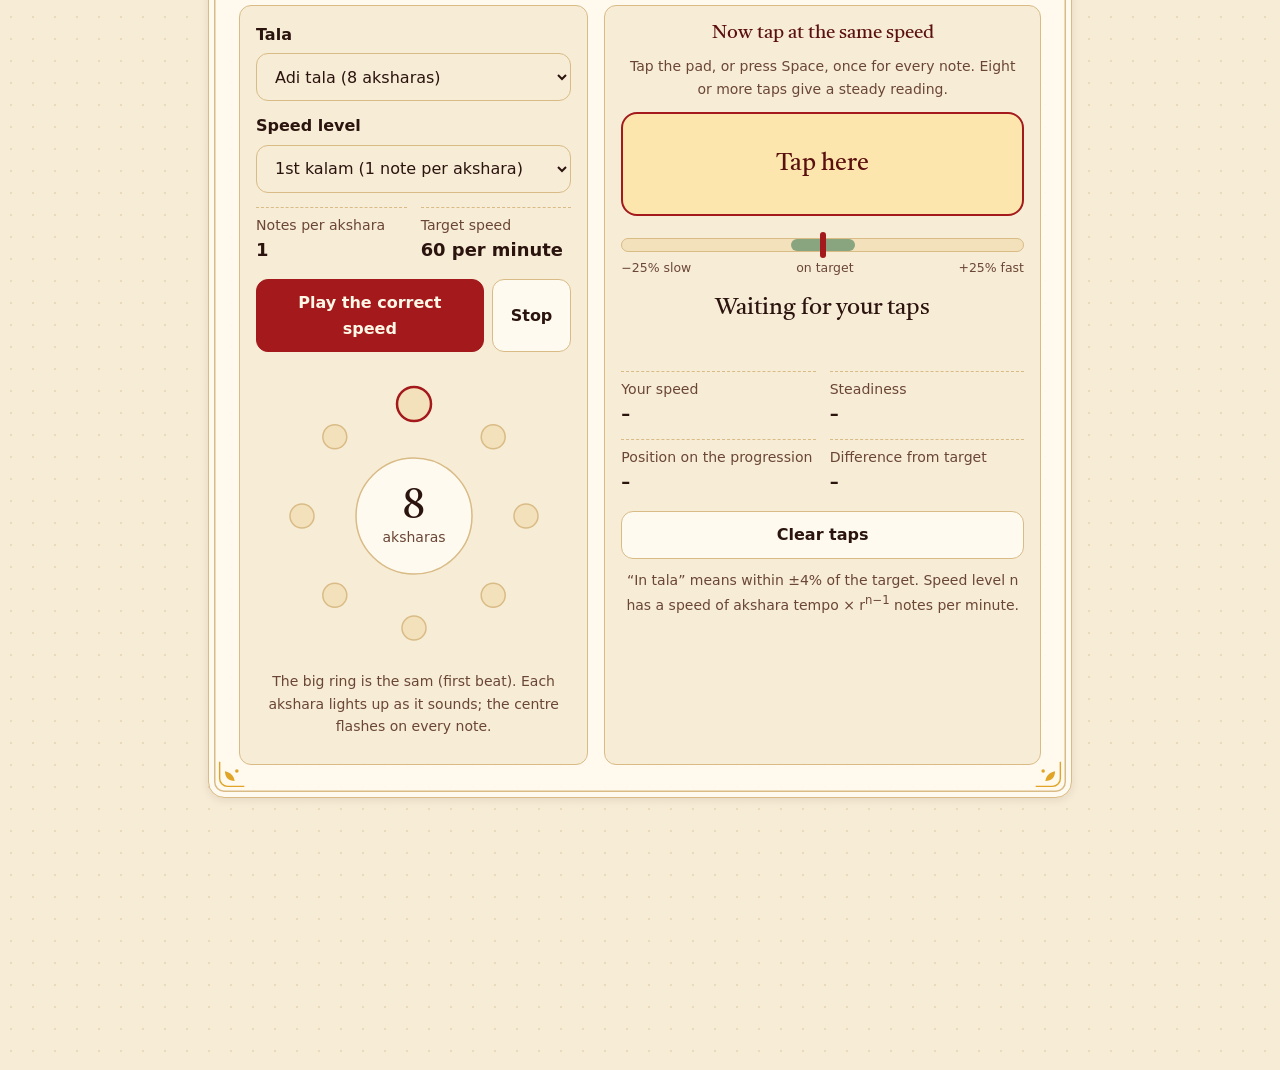
<file: tala/index.html>
<!doctype html>
<html lang="en" data-title-key="tala.metaTitle" data-size="1" data-theme="auto" data-contrast="normal" data-motion="full" data-script="dev">
<head>
  <meta charset="utf-8">
  <meta name="viewport" content="width=device-width, initial-scale=1, viewport-fit=cover">
  <title>Geometric Progression in Tala · SWARANTARA</title>
  <meta name="description" content="Hear a geometric progression: in Carnatic music each speed level (kalam) multiplies the notes per beat by the same ratio. Explore the sequence, play the correct speed and check your own tapping.">
  <meta name="theme-color" content="#6b1414">
  <link rel="icon" href="../assets/icon.svg" type="image/svg+xml">
  <link rel="apple-touch-icon" href="../assets/icon-192.png">
  <link rel="manifest" href="../manifest.webmanifest">
  <link rel="preload" href="../assets/fonts/tiro-devanagari-sanskrit-devanagari-400-normal.woff2" as="font" type="font/woff2" crossorigin>
  <style>
    /* Loading cover: show only the background colour until the page is fully
       built (styles, fonts, decoder). app.js adds class "ready". If anything
       fails, the page still appears after 2.5 s. */
    html { background: #f7ecd6; }
    @media (prefers-color-scheme: dark) { html[data-theme="auto"] { background: #150b08; } }
    html[data-theme="dark"] { background: #150b08; }
    html[data-contrast="high"] { background: #fff; }
    html[data-contrast="high"][data-theme="dark"] { background: #000; }
    html:not(.ready) body { opacity: 0; animation: swr-show 0s 2.5s forwards; }
    html.ready body { opacity: 1; transition: opacity .25s ease; }
    html[data-motion="reduce"].ready body { transition: none; }
    @keyframes swr-show { to { opacity: 1; } }
  </style>
  <link rel="stylesheet" href="../css/style.css">
  <link rel="stylesheet" href="../css/tala.css">
  <script>
    // Apply saved settings before the page paints (avoids a flash of the wrong theme).
    (function () {
      try {
        var s = JSON.parse(localStorage.getItem("swarantara.settings.v1") || "{}") || {};
        var h = document.documentElement;
        if (s.size) h.setAttribute("data-size", s.size);
        if (s.theme) h.setAttribute("data-theme", s.theme);
        if (s.contrast) h.setAttribute("data-contrast", "high");
        if (s.motion) h.setAttribute("data-motion", "reduce");
        if (s.script) h.setAttribute("data-script", s.script);
        if (s.lang) h.setAttribute("lang", s.lang);
      } catch (e) {}
    })();
  </script>
</head>
<body>
  <a class="skip" href="#explore" data-i18n="tala.skip">Skip to the progression</a>
  <canvas id="bg" aria-hidden="true"></canvas>

  <header class="masthead">
    <div class="bar">
      <a class="brand" href="../" aria-label="SWARANTARA">
        <img src="../assets/icon.svg" alt="" width="44" height="44">
        <span class="brand-text">
          <span class="brand-dev" lang="sa">स्वरान्तर</span>
          <span class="brand-lat">SWARANTARA</span>
        </span>
      </a>
      <button id="open-settings" class="icon-btn" type="button" data-i18n-attr="aria-label:settings.open;title:settings.open" aria-haspopup="dialog">
        <svg viewBox="0 0 24 24" width="26" height="26" aria-hidden="true" focusable="false"><path fill="currentColor" d="M12 15.5A3.5 3.5 0 1 1 12 8.5a3.5 3.5 0 0 1 0 7Zm7.43-2.53c.04-.32.07-.64.07-.97s-.03-.66-.07-.98l2.11-1.65a.5.5 0 0 0 .12-.64l-2-3.46a.5.5 0 0 0-.61-.22l-2.49 1a7.3 7.3 0 0 0-1.69-.98l-.38-2.65A.49.49 0 0 0 14 2h-4a.49.49 0 0 0-.49.42l-.38 2.65c-.61.25-1.17.58-1.69.98l-2.49-1a.5.5 0 0 0-.61.22l-2 3.46a.49.49 0 0 0 .12.64l2.11 1.65c-.04.32-.07.65-.07.98s.03.65.07.97l-2.11 1.65a.5.5 0 0 0-.12.64l2 3.46c.12.22.39.3.61.22l2.49-1c.52.4 1.08.73 1.69.98l.38 2.65c.03.24.24.42.49.42h4c.25 0 .46-.18.49-.42l.38-2.65a7.3 7.3 0 0 0 1.69-.98l2.49 1c.23.09.49 0 .61-.22l2-3.46a.5.5 0 0 0-.12-.64l-2.11-1.65Z"/></svg>
        <span class="icon-btn-text" data-i18n="set.title">Accessibility</span>
      </button>
    </div>
    <p class="tagline" data-i18n="tala.sub">Mathematics in the rhythm of Carnatic music</p>
    <nav class="site-nav" data-i18n-attr="aria-label:nav.label" aria-label="Pages">
      <a href="../" data-i18n="nav.decoder">Katapayadi decoder</a>
      <a href="./" aria-current="page" data-i18n="nav.tala">Tala progression</a>
      <a href="../swara/" data-i18n="nav.swara">Pitch graph</a>
    </nav>
    <div class="kolam" aria-hidden="true"></div>
  </header>
  <div class="toran" aria-hidden="true"><span class="t-leaves"></span><span class="t-fl1"></span><span class="t-fl2"></span></div>

  <main id="top">
    <section class="hero tala-hero">
      <svg class="mandala" aria-hidden="true" viewBox="0 0 300 300" fill="none" stroke="currentColor" stroke-width="1.4"><circle cx="150" cy="150" r="140"/><circle cx="150" cy="150" r="100"/><circle cx="150" cy="150" r="40"/><path d="M150 10c22 40 22 80 0 100-22-20-22-60 0-100zM150 290c-22-40-22-80 0-100 22 20 22 60 0 100zM10 150c40-22 80-22 100 0-20 22-60 22-100 0zM290 150c-40 22-80 22-100 0 20-22 60-22 100 0z"/><path d="M51 51c43 13 71 41 71 71-30 0-58-28-71-71zM249 249c-43-13-71-41-71-71 30 0 58 28 71 71zM249 51c-13 43-41 71-71 71 0-30 28-58 71-71zM51 249c13-43 41-71 71-71 0 30-28 58-71 71z"/></svg>
      <h1>Geometric Progression in Tala</h1>
      <p>Each time a Carnatic performer moves from one speed to the next, the number of notes in every beat is multiplied by the same number. That is a geometric progression, and you can hear it.</p>
      <ul class="tags" aria-label="Topics">
        <li>Geometric progression</li><li>Common ratio</li><li>Sequences and patterns</li><li>Multiplication</li>
      </ul>
      <svg class="gp-rings" id="heroRing" viewBox="0 0 300 300" role="img" aria-label="Three circles of the same beat: 4 notes, then 8, then 16"></svg>
      <div class="lotus-divider" aria-hidden="true"><span></span><svg width="34" height="22" viewBox="0 0 34 22" fill="currentColor"><path d="M17 1c4 5 4 12 0 18-4-6-4-13 0-18zM17 19C12 18 7 14 5 7c6 1 10 6 12 12zM17 19c5-1 10-5 12-12-6 1-10 6-12 12zM3 15c4 0 9 2 14 4-5 1-10 0-14-4zM31 15c-4 0-9 2-14 4 5 1 10 0 14-4z"/></svg><span></span></div>
    </section>

    <!-- 1. The progression -->
    <section id="explore" class="card" aria-labelledby="exp-title" tabindex="-1">
      <span class="corners" aria-hidden="true"></span>
      <h2 id="exp-title" class="ornate">Laya as a sequence</h2>
      <p class="muted">Laya is the speed of a tala. Each speed level is called a kalam. Going up one kalam multiplies the notes in each akshara (beat) by a fixed common ratio, r. Classically, r = 2: each kalam is twice as fast as the one before.</p>
      <div class="tala-grid">
        <div class="tala-panel">
          <div class="slider">
            <label for="base">Akshara tempo <output id="baseV" for="base"></output></label>
            <input type="range" id="base" min="30" max="120" value="60">
          </div>
          <div class="slider">
            <label for="ratio">Common ratio, r <output id="ratioV" for="ratio"></output></label>
            <input type="range" id="ratio" min="1.25" max="4" step="0.25" value="2">
          </div>
          <div class="slider">
            <label for="nTerms">Number of speed levels <output id="nV" for="nTerms"></output></label>
            <input type="range" id="nTerms" min="3" max="6" value="4">
          </div>
          <div class="facts">
            <div class="fact">First term<strong>a = 1 note</strong></div>
            <div class="fact">Sum of the terms, S<sub>n</sub><strong id="sum"></strong></div>
          </div>
        </div>
        <div class="tala-panel">
          <p class="formula">a<sub>n</sub> = a · r<sup>n−1</sup></p>
          <div id="rows" class="gp-rows"></div>
          <p class="small muted" id="check"></p>
          <p class="formula small">S<sub>n</sub> = a(r<sup>n</sup> − 1) ÷ (r − 1)</p>
        </div>
      </div>
    </section>

    <div class="lotus-divider" aria-hidden="true"><span></span><svg width="34" height="22" viewBox="0 0 34 22" fill="currentColor"><path d="M17 1c4 5 4 12 0 18-4-6-4-13 0-18zM17 19C12 18 7 14 5 7c6 1 10 6 12 12zM17 19c5-1 10-5 12-12-6 1-10 6-12 12zM3 15c4 0 9 2 14 4-5 1-10 0-14-4zM31 15c-4 0-9 2-14 4 5 1 10 0 14-4z"/></svg><span></span></div>

    <!-- 2. The corrector -->
    <section id="corrector" class="card" aria-labelledby="cor-title">
      <span class="corners" aria-hidden="true"></span>
      <h2 id="cor-title" class="ornate">Tala speed corrector</h2>
      <p class="muted">Choose a tala and a speed level. Listen to the correct pulse, then stop it and tap the notes at the same speed. The corrector compares your speed with the value from the progression.</p>
      <div class="tala-grid">
        <div class="tala-panel">
          <label for="tala">Tala</label>
          <select id="tala">
            <option value="8">Adi tala (8 aksharas)</option>
            <option value="3">Tisra eka tala (3)</option>
            <option value="4">Chatusra eka tala (4)</option>
            <option value="5">Khanda chapu (5)</option>
            <option value="7">Misra chapu (7)</option>
            <option value="6">Rupaka tala (6)</option>
          </select>
          <label for="kalam">Speed level</label>
          <select id="kalam"></select>
          <div class="facts">
            <div class="fact">Notes per akshara<strong id="tNotes"></strong></div>
            <div class="fact">Target speed<strong id="tBpm"></strong></div>
          </div>
          <div class="play-row">
            <button class="btn primary" type="button" id="play">Play the correct speed</button>
            <button class="btn" type="button" id="stop">Stop</button>
          </div>
          <p class="small muted" id="audioNote" hidden>Sound is not available in this browser.</p>
          <svg class="cycle" viewBox="0 0 300 300" id="ring" role="img" aria-label="Tala cycle"></svg>
          <p class="small muted">The big ring is the sam (first beat). Each akshara lights up as it sounds; the centre flashes on every note.</p>
        </div>
        <div class="tala-panel">
          <h3>Now tap at the same speed</h3>
          <p class="small muted">Tap the pad, or press Space, once for every note. Eight or more taps give a steady reading.</p>
          <button class="tap-pad" type="button" id="tap">Tap here</button>
          <div class="meter" aria-hidden="true"><div class="ok"></div><i id="needle"></i></div>
          <div class="scale" aria-hidden="true"><span>−25% slow</span><span>on target</span><span>+25% fast</span></div>
          <p class="verdict" id="verdict" aria-live="polite">Waiting for your taps</p>
          <p id="advice" class="muted"></p>
          <div class="facts">
            <div class="fact">Your speed<strong id="mBpm">–</strong></div>
            <div class="fact">Steadiness<strong id="mSd">–</strong></div>
            <div class="fact">Position on the progression<strong id="mLvl">–</strong></div>
            <div class="fact">Difference from target<strong id="mDev">–</strong></div>
          </div>
          <button class="btn" type="button" id="reset">Clear taps</button>
          <p class="small muted">“In tala” means within ±4% of the target. Speed level n has a speed of akshara tempo × r<sup>n−1</sup> notes per minute.</p>
        </div>
      </div>
    </section>
  </main>

  <footer class="foot">
    <svg class="tanpura-art" aria-hidden="true" viewBox="0 0 320 80" fill="none" stroke="currentColor" stroke-width="1.6" stroke-linecap="round" stroke-linejoin="round"><path d="M66 30c-4-14-18-22-34-20C14 12 4 26 4 42s12 30 30 31c17 1 30-8 33-21"/><path d="M18 30c6-6 16-6 22 0M14 44c4 10 18 14 28 8"/><path d="M66 32h208M66 50h208"/><path d="M274 30l14-6h22l4 6v22l-4 6h-22l-14-6z"/><path d="M290 24v-8M300 24v-8M290 58v8M300 58v8"/><circle cx="290" cy="13" r="3"/><circle cx="300" cy="13" r="3"/><circle cx="290" cy="69" r="3"/><circle cx="300" cy="69" r="3"/><path d="M26 37l-8 0M26 45l-8 0" stroke-width="2.4"/><path d="M22 36.5h260M22 39.5h260M22 42.5h260M22 45.5h260" stroke-width=".7"/><g class="accent"><path d="M118 32v18M178 32v18M236 32v18" stroke-width="1"/><circle cx="148" cy="41" r="2.5" fill="currentColor" stroke="none"/><circle cx="208" cy="41" r="2.5" fill="currentColor" stroke="none"/></g></svg>
    <div class="kolam" aria-hidden="true"></div>
    <p data-i18n="tala.foot">Built for a mathematics and music project · Geometric progressions in Carnatic tala</p>
    <p class="small" data-i18n="foot.offline">Works offline once loaded.</p>
  </footer>

  <!-- Accessibility settings -->
  <dialog id="settings" aria-labelledby="set-title">
    <form id="settings-form" method="dialog">
      <div class="dlg-head">
        <h2 id="set-title" data-i18n="set.title">Accessibility</h2>
        <button type="button" class="icon-btn" data-close data-i18n-attr="aria-label:set.close">
          <svg viewBox="0 0 24 24" width="24" height="24" aria-hidden="true" focusable="false"><path fill="currentColor" d="M18.3 5.7a1 1 0 0 0-1.4 0L12 10.6 7.1 5.7a1 1 0 0 0-1.4 1.4l4.9 4.9-4.9 4.9a1 1 0 1 0 1.4 1.4l4.9-4.9 4.9 4.9a1 1 0 0 0 1.4-1.4L13.4 12l4.9-4.9a1 1 0 0 0 0-1.4Z"/></svg>
        </button>
      </div>

      <fieldset>
        <legend data-i18n="set.lang">Language</legend>
        <div class="seg">
          <label><input type="radio" name="lang" value="en"><span>English</span></label>
          <label><input type="radio" name="lang" value="sa"><span lang="sa">संस्कृतम्</span></label>
        </div>
      </fieldset>

      <fieldset>
        <legend data-i18n="set.script">Raga names in</legend>
        <div class="seg">
          <label><input type="radio" name="script" value="dev"><span data-i18n="set.scriptDev">Devanagari</span></label>
          <label><input type="radio" name="script" value="lat"><span data-i18n="set.scriptLat">English letters</span></label>
        </div>
      </fieldset>

      <fieldset>
        <legend data-i18n="set.size">Text size</legend>
        <div class="seg seg-4">
          <label><input type="radio" name="size" value="1"><span data-i18n="set.size1">Default</span></label>
          <label><input type="radio" name="size" value="2"><span data-i18n="set.size2">Large</span></label>
          <label><input type="radio" name="size" value="3"><span data-i18n="set.size3">Larger</span></label>
          <label><input type="radio" name="size" value="4"><span data-i18n="set.size4">Largest</span></label>
        </div>
      </fieldset>

      <fieldset>
        <legend data-i18n="set.theme">Colours</legend>
        <div class="seg">
          <label><input type="radio" name="theme" value="auto"><span data-i18n="set.themeAuto">Automatic</span></label>
          <label><input type="radio" name="theme" value="light"><span data-i18n="set.themeLight">Light</span></label>
          <label><input type="radio" name="theme" value="dark"><span data-i18n="set.themeDark">Dark</span></label>
        </div>
      </fieldset>

      <div class="switches">
        <label class="switch"><input type="checkbox" name="contrast" role="switch"><span data-i18n="set.contrast">High contrast</span></label>
        <label class="switch"><input type="checkbox" name="motion" role="switch"><span data-i18n="set.motion">Reduce motion</span></label>
        <label class="switch"><input type="checkbox" name="bg" role="switch"><span data-i18n="set.bg">Moving background</span></label>
      </div>

      <div class="dlg-foot">
        <button type="button" class="btn" id="reset-settings" data-i18n="set.reset">Reset all</button>
        <button type="button" class="btn primary" data-close data-i18n="set.close">Close</button>
      </div>
    </form>
  </dialog>

  <script src="../js/i18n.js"></script>
  <script src="../js/settings.js"></script>
  <script src="../js/tala.js"></script>
  <script src="../js/background.js"></script>
</body>
</html>
</file>
<file: css/style.css>
/* SWARANTARA: styles. Colours are tokens at the top; change them there. */

@font-face {
  font-family: "Tiro Devanagari Sanskrit";
  font-style: normal; font-weight: 400; font-display: swap;
  src: url(../assets/fonts/tiro-devanagari-sanskrit-devanagari-400-normal.woff2) format("woff2");
  unicode-range: U+0900-097F, U+1CD0-1CF9, U+200C-200D, U+20A8, U+20B9, U+25CC, U+A830-A839, U+A8E0-A8FF;
}
@font-face {
  font-family: "Tiro Devanagari Sanskrit";
  font-style: normal; font-weight: 400; font-display: swap;
  src: url(../assets/fonts/tiro-devanagari-sanskrit-latin-ext-400-normal.woff2) format("woff2");
  unicode-range: U+0100-02BA, U+02BD-02C5, U+02C7-02CC, U+02CE-02D7, U+02DD-02FF, U+0304, U+0308, U+0329, U+1D00-1DBF, U+1E00-1E9F, U+1EF2-1EFF, U+2020, U+20A0-20AB, U+20AD-20C0, U+2113, U+2C60-2C7F, U+A720-A7FF;
}
@font-face {
  font-family: "Tiro Devanagari Sanskrit";
  font-style: normal; font-weight: 400; font-display: swap;
  src: url(../assets/fonts/tiro-devanagari-sanskrit-latin-400-normal.woff2) format("woff2");
  unicode-range: U+0000-00FF, U+0131, U+0152-0153, U+02BB-02BC, U+02C6, U+02DA, U+02DC, U+0304, U+0308, U+0329, U+2000-206F, U+20AC, U+2122, U+2191, U+2193, U+2212, U+2215, U+FEFF, U+FFFD;
}

/* ---------- Colour tokens ---------- */
:root {
  --bg: #f7ecd6;          /* sandalwood */
  --paper: #fffaf0;
  --surface-2: #f3e1bb;
  --text: #2b140e;
  --muted: #6a4636;
  --line: #d9bb86;
  --kumkum: #a3191c;      /* kumkum red */
  --maroon: #5b1010;      /* temple maroon */
  --gold: #7a5100;        /* turmeric gold, dark enough for text */
  --gold-bright: #e0a526; /* turmeric, for ornaments */
  --green: #1e6a44;
  --on-accent: #fff8e6;
  --hl-bg: #fde6ad;
  --head-bg: #5b1010;
  --head-text: #fbe6b6;
  --dot: rgba(138, 93, 0, 0.12);
  --shadow: 0 1px 2px rgba(80, 30, 10, .08), 0 10px 28px rgba(80, 30, 10, .10);
  --focus: #8f1418;
  --font-head: "Tiro Devanagari Sanskrit", "Noto Serif Devanagari", "Noto Serif", Georgia, serif;
  --font-body: system-ui, -apple-system, "Segoe UI", Roboto, "Noto Sans", "Noto Sans Devanagari", sans-serif;
  --radius: 16px;
  color-scheme: light;
}
@media (prefers-color-scheme: dark) {
  :root[data-theme="auto"] {
    --bg: #150b08; --paper: #22120e; --surface-2: #301b14; --text: #f8e9d3; --muted: #d2b398;
    --line: #5d3b27; --kumkum: #f0705f; --maroon: #f3b5a0; --gold: #eabb4c; --gold-bright: #f2c75c;
    --green: #86d3a8; --on-accent: #1c0b07; --hl-bg: #4d2c10; --head-bg: #2a0e0a; --head-text: #f6d58c;
    --dot: rgba(234, 187, 76, 0.07); --shadow: 0 1px 2px rgba(0,0,0,.4), 0 10px 28px rgba(0,0,0,.35); --focus: #f2c75c;
    color-scheme: dark;
  }
}
:root[data-theme="dark"] {
  --bg: #150b08; --paper: #22120e; --surface-2: #301b14; --text: #f8e9d3; --muted: #d2b398;
  --line: #5d3b27; --kumkum: #f0705f; --maroon: #f3b5a0; --gold: #eabb4c; --gold-bright: #f2c75c;
  --green: #86d3a8; --on-accent: #1c0b07; --hl-bg: #4d2c10; --head-bg: #2a0e0a; --head-text: #f6d58c;
  --dot: rgba(234, 187, 76, 0.07); --shadow: 0 1px 2px rgba(0,0,0,.4), 0 10px 28px rgba(0,0,0,.35); --focus: #f2c75c;
  color-scheme: dark;
}
/* High contrast (light, then dark) */
:root[data-contrast="high"] {
  --bg: #ffffff; --paper: #ffffff; --surface-2: #ffffff; --text: #000000; --muted: #000000;
  --line: #000000; --kumkum: #8b0000; --maroon: #000000; --gold: #000000; --gold-bright: #000000;
  --green: #004d1f; --on-accent: #ffffff; --hl-bg: #ffe066; --head-bg: #000000; --head-text: #ffffff;
  --dot: transparent; --shadow: none; --focus: #0047ff;
}
:root[data-contrast="high"][data-theme="dark"] {
  --bg: #000000; --paper: #000000; --surface-2: #000000; --text: #ffffff; --muted: #ffffff;
  --line: #ffffff; --kumkum: #ff9d8f; --maroon: #ffffff; --gold: #ffffff; --gold-bright: #ffffff;
  --green: #8affb9; --on-accent: #000000; --hl-bg: #5c4300; --head-bg: #000000; --head-text: #ffffff;
  --focus: #ffd400;
}
@media (prefers-color-scheme: dark) {
  :root[data-contrast="high"][data-theme="auto"] {
    --bg: #000000; --paper: #000000; --surface-2: #000000; --text: #ffffff; --muted: #ffffff;
    --line: #ffffff; --kumkum: #ff9d8f; --maroon: #ffffff; --gold: #ffffff; --gold-bright: #ffffff;
    --green: #8affb9; --on-accent: #000000; --hl-bg: #5c4300; --head-bg: #000000; --head-text: #ffffff;
    --focus: #ffd400;
  }
}

/* ---------- Text size ---------- */
html { font-size: 100%; -webkit-text-size-adjust: 100%; }
html[data-size="2"] { font-size: 112.5%; }
html[data-size="3"] { font-size: 125%; }
html[data-size="4"] { font-size: 143.75%; }

/* ---------- Base ---------- */
*, *::before, *::after { box-sizing: border-box; }
[hidden] { display: none !important; }
body {
  margin: 0;
  background-color: var(--bg);
  background-image: radial-gradient(circle, var(--dot) 1.2px, transparent 1.6px);
  background-size: 22px 22px;
  color: var(--text);
  font-family: var(--font-body);
  font-size: 1rem;
  line-height: 1.6;
  overflow-x: hidden;
}
[lang="sa"] { font-family: var(--font-head); }
h1, h2, h3, h4 { font-family: var(--font-head); font-weight: 400; line-height: 1.25; margin: 0 0 .5em; }
p { margin: 0 0 .75em; }
a { color: var(--kumkum); }
button, input, select { font: inherit; color: inherit; }
:focus-visible { outline: 3px solid var(--focus); outline-offset: 2px; border-radius: 6px; }
.small { font-size: .875rem; }
.muted { color: var(--muted); }
.visually-hidden {
  position: absolute !important; width: 1px; height: 1px; overflow: hidden;
  clip: rect(0 0 0 0); clip-path: inset(50%); white-space: nowrap;
}
.skip {
  position: absolute; left: 12px; top: 12px; z-index: 10; transform: translateY(-200%);
  background: var(--paper); color: var(--text); padding: 10px 16px; border-radius: 10px;
  border: 2px solid var(--kumkum);
}
.skip:focus { transform: none; }

/* ---------- Kolam ornament strip (a mask, so it takes any colour) ---------- */
.kolam {
  height: 20px;
  background-color: var(--gold-bright);
  -webkit-mask: url("data:image/svg+xml,%3Csvg xmlns='http://www.w3.org/2000/svg' width='40' height='20' viewBox='0 0 40 20'%3E%3Cg fill='none' stroke='%23000' stroke-width='1.4'%3E%3Cpath d='M0 10C6 0 14 0 20 10S34 20 40 10'/%3E%3Cpath d='M0 10C6 20 14 20 20 10S34 0 40 10'/%3E%3C/g%3E%3Ccircle cx='10' cy='10' r='1.7'/%3E%3Ccircle cx='30' cy='10' r='1.7'/%3E%3C/svg%3E") repeat-x center / 40px 20px;
          mask: url("data:image/svg+xml,%3Csvg xmlns='http://www.w3.org/2000/svg' width='40' height='20' viewBox='0 0 40 20'%3E%3Cg fill='none' stroke='%23000' stroke-width='1.4'%3E%3Cpath d='M0 10C6 0 14 0 20 10S34 20 40 10'/%3E%3Cpath d='M0 10C6 20 14 20 20 10S34 0 40 10'/%3E%3C/g%3E%3Ccircle cx='10' cy='10' r='1.7'/%3E%3Ccircle cx='30' cy='10' r='1.7'/%3E%3C/svg%3E") repeat-x center / 40px 20px;
}

/* ---------- Header ---------- */
.masthead {
  background:
    radial-gradient(120% 140% at 50% -20%, rgba(224, 165, 38, .22), transparent 60%),
    var(--head-bg);
  color: var(--head-text);
  padding: max(12px, env(safe-area-inset-top)) 16px 0;
  text-align: center;
}
.bar {
  max-width: 56rem; margin: 0 auto;
  display: flex; flex-wrap: wrap; align-items: center; justify-content: space-between; gap: 10px 12px;
}
.brand { display: flex; align-items: center; gap: 10px; color: inherit; text-decoration: none; text-align: left; }
.brand img { flex: none; }
.brand-text { display: flex; flex-direction: column; line-height: 1.1; }
.brand-dev { font-size: 1.6rem; }
.brand-lat { font-family: var(--font-head); letter-spacing: .28em; font-size: .78rem; opacity: .9; }
.tagline { font-family: var(--font-head); margin: 10px auto 8px; max-width: 40rem; font-size: 1.05rem; opacity: .95; }
.masthead .kolam { margin: 0 -16px; }

.icon-btn {
  display: inline-flex; align-items: center; gap: 6px;
  min-height: 44px; min-width: 44px; padding: 6px 12px;
  border-radius: 999px; border: 1.5px solid currentColor;
  background: transparent; color: inherit; cursor: pointer;
}
.icon-btn svg { flex: none; }
.masthead :focus-visible { outline-color: var(--head-text); }
.icon-btn:hover { background: rgba(255, 255, 255, .08); }
.icon-btn-text { font-size: .9rem; }

/* ---------- Layout ---------- */
main { max-width: 56rem; margin: 0 auto; padding: 0 16px 24px; }
.hero { text-align: center; padding: 28px 4px 8px; }
.hero h1 { color: var(--kumkum); font-size: clamp(1.7rem, 6vw, 2.5rem); }
.hero p { max-width: 40rem; margin: 0 auto; color: var(--muted); }

.card {
  background: var(--paper);
  border: 1px solid var(--line);
  border-radius: var(--radius);
  box-shadow: inset 0 0 0 5px var(--paper), inset 0 0 0 6.5px var(--line), var(--shadow);
  padding: 22px 18px;
  margin: 20px 0;
}
.card:focus { outline: none; }
h2.ornate { color: var(--kumkum); font-size: 1.55rem; display: flex; align-items: center; gap: 10px; }
h2.ornate::before {
  content: ""; flex: none; width: 22px; height: 22px; background: var(--gold-bright);
  -webkit-mask: url("data:image/svg+xml,%3Csvg xmlns='http://www.w3.org/2000/svg' viewBox='0 0 24 24'%3E%3Cpath d='M12 2c1.8 3 1.8 6 0 9-1.8-3-1.8-6 0-9Zm0 21c-1.8-3-1.8-6 0-9 1.8 3 1.8 6 0 9ZM2 12c3-1.8 6-1.8 9 0-3 1.8-6 1.8-9 0Zm21 0c-3 1.8-6 1.8-9 0 3-1.8 6-1.8 9 0ZM4.9 4.9c3.4.8 5.5 2.9 6.3 6.3-3.4-.8-5.5-2.9-6.3-6.3Zm14.2 14.2c-3.4-.8-5.5-2.9-6.3-6.3 3.4.8 5.5 2.9 6.3 6.3Zm0-14.2c-.8 3.4-2.9 5.5-6.3 6.3.8-3.4 2.9-5.5 6.3-6.3ZM4.9 19.1c.8-3.4 2.9-5.5 6.3-6.3-.8 3.4-2.9 5.5-6.3 6.3Z'/%3E%3C/svg%3E") center / contain no-repeat;
          mask: url("data:image/svg+xml,%3Csvg xmlns='http://www.w3.org/2000/svg' viewBox='0 0 24 24'%3E%3Cpath d='M12 2c1.8 3 1.8 6 0 9-1.8-3-1.8-6 0-9Zm0 21c-1.8-3-1.8-6 0-9 1.8 3 1.8 6 0 9ZM2 12c3-1.8 6-1.8 9 0-3 1.8-6 1.8-9 0Zm21 0c-3 1.8-6 1.8-9 0 3-1.8 6-1.8 9 0ZM4.9 4.9c3.4.8 5.5 2.9 6.3 6.3-3.4-.8-5.5-2.9-6.3-6.3Zm14.2 14.2c-3.4-.8-5.5-2.9-6.3-6.3 3.4.8 5.5 2.9 6.3 6.3Zm0-14.2c-.8 3.4-2.9 5.5-6.3 6.3.8-3.4 2.9-5.5 6.3-6.3ZM4.9 19.1c.8-3.4 2.9-5.5 6.3-6.3-.8 3.4-2.9 5.5-6.3 6.3Z'/%3E%3C/svg%3E") center / contain no-repeat;
}

/* ---------- Buttons and inputs ---------- */
.btn {
  display: inline-flex; align-items: center; justify-content: center; gap: 8px;
  min-height: 48px; padding: 10px 18px; border-radius: 12px;
  border: 1.5px solid var(--line); background: var(--paper); color: var(--text);
  cursor: pointer; font-weight: 600;
}
.btn:hover { border-color: var(--gold); }
.btn.primary { background: var(--kumkum); border-color: var(--kumkum); color: var(--on-accent); }
.btn.primary:hover { filter: brightness(1.08); }
.btn.round { width: 48px; padding: 0; border-radius: 50%; font-size: 1.4rem; }

label { display: block; font-weight: 600; margin-bottom: 6px; }
input[type="text"], input[type="number"], select {
  min-height: 48px; padding: 10px 14px; border-radius: 12px;
  border: 1.5px solid var(--line); background: var(--bg); width: 100%;
}
input[type="text"] { font-size: 1.1rem; }
input:focus-visible, select:focus-visible { border-color: var(--gold); }

.input-wrap { display: flex; gap: 8px; }
.input-wrap input { flex: 1; min-width: 0; }
@media (max-width: 420px) {
  .input-wrap { flex-direction: column; }
}

.chips { list-style: none; margin: 0; padding: 0; display: flex; flex-wrap: wrap; gap: 8px; }
.chip {
  min-height: 44px; padding: 8px 14px; border-radius: 999px;
  border: 1.5px solid var(--line); background: var(--surface-2); cursor: pointer;
}
.chip:hover { border-color: var(--gold); }
.chip [lang="sa"] { font-size: 1.1rem; }
.chip-n { font-weight: 700; color: var(--kumkum); }
.suggest { margin-top: 12px; }
.suggest p { margin-bottom: 6px; }
.try { display: flex; flex-wrap: wrap; align-items: center; gap: 8px; margin-top: 14px; }

.error { color: var(--kumkum); font-weight: 600; }
.note { background: var(--surface-2); border-left: 4px solid var(--gold-bright); padding: 10px 14px; border-radius: 8px; }
.note.warn { border-left-color: var(--kumkum); }

/* ---------- Decoder output ---------- */
.decode-out { margin-top: 22px; }
.decoding-for { text-align: center; margin-bottom: 8px; }
.rname { display: inline-flex; flex-direction: column; line-height: 1.2; max-width: 100%; }
.rname-main, .rname-sub { overflow-wrap: anywhere; }
.rname-main { font-family: var(--font-head); }
.rname-sub { font-size: .9rem; color: var(--muted); font-family: var(--font-head); }
.rname.big .rname-main { font-size: 1.9rem; color: var(--maroon); }
.free-head { text-align: center; }
.devword { font-size: 1.5rem; font-weight: 400; color: var(--maroon); }
.points { text-align: center; font-weight: 600; margin-top: 8px; }

.steps { list-style: none; margin: 8px 0 0; padding: 0; position: relative; }
.step { display: grid; grid-template-columns: 40px 1fr; gap: 12px; position: relative; padding-bottom: 18px; }
.step::before {
  content: ""; position: absolute; left: 19px; top: 40px; bottom: 0; width: 2px;
  background: repeating-linear-gradient(var(--line) 0 4px, transparent 4px 8px);
}
.step:last-child::before { display: none; }
.step-num {
  width: 40px; height: 40px; border-radius: 50%; display: grid; place-items: center;
  background: var(--gold-bright); color: #2b140e; font-family: var(--font-head); font-size: 1.15rem;
  box-shadow: 0 0 0 3px var(--paper), 0 0 0 4.5px var(--gold-bright);
}
:root[data-contrast="high"] .step-num { color: var(--on-accent); background: var(--text); box-shadow: none; }
.step-body h3 { font-size: 1.15rem; margin: 6px 0 4px; color: var(--maroon); }
.step-body > p { margin-bottom: 8px; }

.tiles { display: flex; flex-wrap: wrap; gap: 6px; }
.tile {
  display: inline-grid; place-items: center; min-width: 2.6em; min-height: 2.4em; padding: 2px 10px;
  border-radius: 10px; border: 1.5px solid var(--line); background: var(--surface-2);
  font-family: var(--font-head); font-size: 1.45rem; line-height: 1.2;
}
.tile.hl { border-color: var(--gold-bright); background: var(--hl-bg); }
.tile.big { font-size: 2rem; }

.maps { list-style: none; margin: 0; padding: 0; display: grid; gap: 12px; }
.map-row { display: flex; align-items: center; flex-wrap: wrap; gap: 8px; }
.arrow { color: var(--muted); font-size: 1.2rem; }
.digit {
  display: inline-grid; place-items: center; width: 2.4em; height: 2.4em; border-radius: 50%;
  background: var(--kumkum); color: var(--on-accent); font-weight: 700; font-size: 1.1rem;
}
.rule { margin: 6px 0 0; color: var(--muted); }
.rule-first, .rule-anusvara { color: var(--text); background: var(--hl-bg); padding: 6px 10px; border-radius: 8px; }

.reverse-row { display: flex; align-items: center; gap: 14px; flex-wrap: wrap; }
.digits { font-family: var(--font-head); font-size: 1.9rem; letter-spacing: .1em; padding: 2px 14px; border-radius: 10px; border: 1.5px solid var(--line); }
.digits.hl { background: var(--hl-bg); border-color: var(--gold-bright); }
.flip { color: var(--gold); display: inline-flex; }

.medallion {
  display: inline-grid; place-items: center; width: 3.6rem; height: 3.6rem; border-radius: 50%;
  background: radial-gradient(circle at 35% 30%, #c8352c, #8f1418 65%);
  color: #fff3d6; font-family: var(--font-head); font-size: 1.7rem;
  box-shadow: 0 0 0 3px var(--paper), 0 0 0 5.5px var(--gold-bright);
  flex: none;
}
:root[data-contrast="high"] .medallion { background: var(--kumkum); color: var(--on-accent); }
.medallion.big { width: 5rem; height: 5rem; font-size: 2.3rem; }
.final-num { display: flex; flex-direction: column; align-items: flex-start; gap: 10px; }

/* Step-by-step reveal */
.steps.animate .step { opacity: 0; transform: translateY(10px); animation: rise .5s ease forwards; animation-delay: calc(var(--i) * .45s); }
@keyframes rise { to { opacity: 1; transform: none; } }

/* ---------- Result ---------- */
.result {
  margin-top: 10px; padding: 18px 16px; border-radius: 14px;
  background: var(--surface-2); border: 1.5px solid var(--line);
}
.result-head { display: flex; flex-wrap: wrap; gap: 16px; align-items: flex-start; margin-bottom: 14px; }
.result-head > div { flex: 1 1 11rem; min-width: 0; }
.result-head p { margin: 4px 0 0; }
.eyebrow { text-transform: uppercase; letter-spacing: .12em; font-size: .78rem; font-weight: 700; color: var(--gold); }
:root[lang="sa"] .eyebrow { text-transform: none; letter-spacing: 0; font-family: var(--font-head); font-size: 1rem; }

.swara-row { margin: 12px 0; }
.swara-row h4 { font-size: 1.05rem; color: var(--maroon); margin-bottom: 6px; }
.swaras { list-style: none; margin: 0; padding: 0; display: flex; flex-wrap: wrap; gap: 6px; }
.swara {
  display: inline-flex; flex-direction: column; align-items: center; justify-content: center;
  min-width: 52px; min-height: 56px; padding: 4px 6px; border-radius: 12px; cursor: pointer;
  border: 1.5px solid var(--line); background: var(--paper);
  transition: transform .15s ease, background-color .15s ease;
}
.swara .sw { font-family: var(--font-head); font-size: 1.35rem; line-height: 1.1; }
.swara .ratio { font-size: .68rem; color: var(--muted); }
.swara.sounding { background: var(--gold-bright); border-color: var(--gold); transform: translateY(-3px) scale(1.06); }
.swara.sounding .ratio, .swara.sounding .sw { color: #2b140e; }
:root[data-contrast="high"] .swara.sounding { background: var(--text); border-color: var(--text); }
:root[data-contrast="high"] .swara.sounding .ratio, :root[data-contrast="high"] .swara.sounding .sw { color: var(--on-accent); }

.audio-row { display: flex; flex-wrap: wrap; align-items: center; gap: 10px 12px; margin: 14px 0 6px; }
.audio-row .sa-label { margin: 0; font-weight: 600; }
.audio-row select { width: auto; }
.play-ico { font-size: .9rem; }
.tanpura-row { display: flex; flex-wrap: wrap; align-items: center; gap: 10px 12px; margin: 10px 0 4px; }
.tanpura-row .tp-vol-label { margin: 0; font-weight: 600; }
.tanpura-row input[type="range"] { flex: 1 1 8rem; min-width: 0; max-width: 16rem; height: 44px; accent-color: var(--kumkum); }
.btn.toggle[aria-pressed="true"] { background: var(--gold-bright); border-color: var(--gold); color: #2b140e; }
:root[data-contrast="high"] .btn.toggle[aria-pressed="true"] { background: var(--text); color: var(--on-accent); }
.tp-ico { display: inline-flex; }
.btn.loading { opacity: .7; cursor: progress; }

.math { margin-top: 16px; padding-top: 14px; border-top: 1.5px dashed var(--line); }
.math h4 { color: var(--maroon); font-size: 1.1rem; }
.formula { font-family: var(--font-head); font-size: 1.35rem; color: var(--kumkum); }
.formula.small { font-size: 1.05rem; }

/* ---------- Reverse ---------- */
.stepper { display: flex; flex-wrap: wrap; gap: 8px; align-items: center; }
.stepper input { width: 6.5rem; text-align: center; font-size: 1.3rem; font-family: var(--font-head); }

/* ---------- Katapayadi table ---------- */
.kp-group { margin: 14px 0; }
.kp-group h3 { font-size: 1.2rem; color: var(--maroon); margin-bottom: 6px; }
.kp-letters { list-style: none; margin: 0; padding: 0; display: grid; grid-template-columns: repeat(5, 1fr); gap: 6px; }
@media (min-width: 700px) { .kp-letters { grid-template-columns: repeat(10, 1fr); } }
.kp-letter {
  position: relative; width: 100%; min-height: 64px; padding: 6px 2px 4px; cursor: pointer;
  display: flex; flex-direction: column; align-items: center; justify-content: center;
  border-radius: 12px; border: 1.5px solid var(--line); background: var(--surface-2);
}
.kp-letter:hover { border-color: var(--gold); }
.kp-letter.on { background: var(--hl-bg); border-color: var(--gold-bright); }
.kp-l { font-size: 1.5rem; line-height: 1.1; }
.kp-i { font-size: .72rem; color: var(--muted); font-family: var(--font-head); }
.kp-d {
  position: absolute; top: 3px; right: 4px; min-width: 1.35em; height: 1.35em; border-radius: 999px;
  display: grid; place-items: center; font-size: .72rem; font-weight: 700;
  background: var(--kumkum); color: var(--on-accent);
}
.chart-out { min-height: 1.6em; font-weight: 600; color: var(--maroon); }

/* ---------- All 72 ---------- */
.half-title { color: var(--kumkum); font-size: 1.25rem; margin-top: 18px; }
.chakras { display: grid; grid-template-columns: minmax(0, 1fr); gap: 12px; }
@media (min-width: 600px) { .chakras { grid-template-columns: repeat(2, minmax(0, 1fr)); } }
@media (min-width: 900px) { .chakras { grid-template-columns: repeat(3, minmax(0, 1fr)); } }
.chakra { min-width: 0; border: 1.5px solid var(--line); border-radius: 12px; padding: 10px; background: var(--bg); }
.chakra h4 { font-size: 1.1rem; color: var(--maroon); margin-bottom: 6px; display: flex; align-items: center; gap: 8px; }
.chakra-n {
  display: inline-grid; place-items: center; width: 1.8em; height: 1.8em; border-radius: 50%;
  background: var(--gold-bright); color: #2b140e; font-size: .85rem; font-family: var(--font-body); font-weight: 700;
}
:root[data-contrast="high"] .chakra-n { background: var(--text); color: var(--on-accent); }
.chakra-list { list-style: none; margin: 0; padding: 0; display: grid; gap: 4px; grid-template-columns: repeat(auto-fill, minmax(min(100%, 9.5rem), 1fr)); }
@media (min-width: 600px) { .chakra-list { grid-template-columns: 1fr; } }
.raga-btn {
  width: 100%; min-height: 44px; display: flex; align-items: center; gap: 10px; text-align: left;
  padding: 6px 10px; border-radius: 10px; border: 1px solid transparent; background: transparent; cursor: pointer;
}
.raga-btn:hover { background: var(--surface-2); border-color: var(--line); }
.raga-n { flex: none; width: 2em; text-align: right; font-weight: 700; color: var(--kumkum); }
.raga-name { font-family: var(--font-head); font-size: 1.05rem; overflow-wrap: anywhere; min-width: 0; }

/* ---------- Computational thinking ---------- */
.pillars { list-style: none; margin: 0; padding: 0; display: grid; gap: 12px; }
@media (min-width: 640px) { .pillars { grid-template-columns: repeat(2, 1fr); } }
.pillars li { border: 1.5px solid var(--line); border-radius: 12px; padding: 14px; background: var(--bg); }
.pillars h3 { color: var(--maroon); font-size: 1.15rem; }
.pillars p { margin: 0; color: var(--muted); }

/* ---------- Footer ---------- */
.foot { text-align: center; padding: 0 16px max(24px, env(safe-area-inset-bottom)); color: var(--muted); }
.foot .kolam { margin: 10px auto 16px; max-width: 56rem; }
.foot p { margin: 0 0 6px; }

/* ---------- Settings dialog ---------- */
dialog {
  width: min(32rem, calc(100% - 24px)); max-height: calc(100% - 24px);
  padding: 0; border: 1.5px solid var(--line); border-radius: 18px;
  background: var(--paper); color: var(--text); box-shadow: var(--shadow);
}
dialog::backdrop { background: rgba(30, 10, 5, .6); }
#settings-form { padding: 18px; }
.dlg-head { display: flex; align-items: center; justify-content: space-between; gap: 12px; margin-bottom: 8px; }
.dlg-head h2 { margin: 0; color: var(--kumkum); font-size: 1.5rem; }
.dlg-head .icon-btn { border-color: var(--line); }
fieldset { border: 0; padding: 0; margin: 0 0 16px; }
legend { font-weight: 700; margin-bottom: 6px; padding: 0; }
.seg { display: grid; grid-auto-flow: column; grid-auto-columns: 1fr; gap: 6px; }
.seg-4 { grid-auto-flow: row; grid-template-columns: repeat(2, 1fr); }
@media (min-width: 440px) { .seg-4 { grid-template-columns: repeat(4, 1fr); } }
.seg label { margin: 0; font-weight: 500; position: relative; }
.seg input { position: absolute; opacity: 0; inset: 0; margin: 0; cursor: pointer; }
.seg span {
  display: flex; align-items: center; justify-content: center; text-align: center;
  min-height: 46px; padding: 6px 8px; border-radius: 12px;
  border: 1.5px solid var(--line); background: var(--bg);
}
.seg input:checked + span { background: var(--kumkum); border-color: var(--kumkum); color: var(--on-accent); font-weight: 700; }
.seg input:focus-visible + span { outline: 3px solid var(--focus); outline-offset: 2px; }
.switches { display: grid; gap: 10px; margin-bottom: 16px; }
.switch { display: flex; align-items: center; justify-content: space-between; gap: 12px; font-weight: 600; min-height: 44px; margin: 0; cursor: pointer; }
.switch input {
  order: 2; appearance: none; -webkit-appearance: none; flex: none;
  width: 52px; height: 30px; border-radius: 999px; background: var(--line); position: relative; cursor: pointer; margin: 0;
  border: 1.5px solid var(--line);
}
.switch input::after {
  content: ""; position: absolute; top: 2px; left: 2px; width: 23px; height: 23px; border-radius: 50%;
  background: var(--paper); transition: transform .2s ease;
}
.switch input:checked { background: var(--kumkum); border-color: var(--kumkum); }
.switch input:checked::after { transform: translateX(22px); }
.dlg-foot { display: flex; justify-content: space-between; gap: 10px; }

/* ---------- Reduce motion ---------- */
:root[data-motion="reduce"] *, :root[data-motion="reduce"] *::before, :root[data-motion="reduce"] *::after {
  animation: none !important; transition: none !important; scroll-behavior: auto !important;
}
:root[data-motion="reduce"] .steps .step { opacity: 1 !important; transform: none !important; }
@media (prefers-reduced-motion: reduce) {
  *, *::before, *::after { animation: none !important; transition: none !important; }
  .steps .step { opacity: 1 !important; transform: none !important; }
}

/* ---------- Wider screens ---------- */
@media (min-width: 720px) {
  .card { padding: 28px 30px; }
  .masthead { padding-left: 24px; padding-right: 24px; }
  .masthead .kolam { margin: 0 -24px; }
}

@media print {
  .masthead, .icon-btn, .audio-row, .foot .kolam { display: none; }
  body { background: #fff; }
  .steps.animate .step { opacity: 1; transform: none; animation: none; }
}
/* English-letter names are longer: give them more room per column. */
:root[data-script="lat"] .chakra-list { grid-template-columns: repeat(auto-fill, minmax(min(100%, 14rem), 1fr)); }
@media (min-width: 600px) { :root[data-script="lat"] .chakra-list { grid-template-columns: 1fr; } }

/* ================= Traditional details ================= */
:root { --leaf: #2f6b3a; --marigold: #e0a526; --marigold-2: #d9661a; --mandala: #a3191c; --mandala-o: .08; --diya: #a3191c; --diya-ink: #fff3d6; --lit: #a3191c; --lit-ink: #fff3d6; }
@media (prefers-color-scheme: dark) { :root[data-theme="auto"] { --leaf: #5aa865; --mandala: #f2c75c; --mandala-o: .12; } }
:root[data-theme="dark"] { --leaf: #5aa865; --mandala: #f2c75c; --mandala-o: .12; }
:root[data-contrast="high"] { --leaf: var(--text); --marigold: var(--text); --marigold-2: var(--text); --mandala: var(--text); --mandala-o: .06; --diya: var(--text); --diya-ink: var(--on-accent); --lit: var(--text); --lit-ink: var(--on-accent); }

/* A2 · toran (mango leaves and marigolds) under the header */
.toran { position: relative; height: 30px; border-top: 1.5px solid var(--gold); }
.toran span { position: absolute; inset: 0; -webkit-mask-repeat: repeat-x; mask-repeat: repeat-x; -webkit-mask-size: 100px 30px; mask-size: 100px 30px; -webkit-mask-position: center top; mask-position: center top; }
.toran .t-leaves { background: var(--leaf); -webkit-mask-image: url("data:image/svg+xml,%3Csvg xmlns='http://www.w3.org/2000/svg' width='100' height='30' viewBox='0 0 100 30'%3E%3Cpath d='M25 3c-6 8-5 16 0 23 5-7 6-15 0-23zM75 3c-6 8-5 16 0 23 5-7 6-15 0-23z'/%3E%3C/svg%3E"); mask-image: url("data:image/svg+xml,%3Csvg xmlns='http://www.w3.org/2000/svg' width='100' height='30' viewBox='0 0 100 30'%3E%3Cpath d='M25 3c-6 8-5 16 0 23 5-7 6-15 0-23zM75 3c-6 8-5 16 0 23 5-7 6-15 0-23z'/%3E%3C/svg%3E"); }
.toran .t-fl1 { background: var(--marigold); -webkit-mask-image: url("data:image/svg+xml,%3Csvg xmlns='http://www.w3.org/2000/svg' width='100' height='30' viewBox='0 0 100 30'%3E%3Ccircle cx='50' cy='9' r='5.5'/%3E%3C/svg%3E"); mask-image: url("data:image/svg+xml,%3Csvg xmlns='http://www.w3.org/2000/svg' width='100' height='30' viewBox='0 0 100 30'%3E%3Ccircle cx='50' cy='9' r='5.5'/%3E%3C/svg%3E"); }
.toran .t-fl2 { background: var(--marigold-2); -webkit-mask-image: url("data:image/svg+xml,%3Csvg xmlns='http://www.w3.org/2000/svg' width='100' height='30' viewBox='0 0 100 30'%3E%3Ccircle cx='0' cy='9' r='5.5'/%3E%3Ccircle cx='100' cy='9' r='5.5'/%3E%3C/svg%3E"); mask-image: url("data:image/svg+xml,%3Csvg xmlns='http://www.w3.org/2000/svg' width='100' height='30' viewBox='0 0 100 30'%3E%3Ccircle cx='0' cy='9' r='5.5'/%3E%3Ccircle cx='100' cy='9' r='5.5'/%3E%3C/svg%3E"); }

/* A3 · lotus mandala behind the intro title */
.hero { position: relative; overflow: hidden; }
.hero > * { position: relative; }
.hero .mandala { position: absolute; left: 50%; top: -30px; width: min(320px, 90%); height: auto; transform: translateX(-50%); color: var(--mandala); opacity: var(--mandala-o); pointer-events: none; }

/* A4 · lotus divider */
.lotus-divider { display: flex; align-items: center; justify-content: center; gap: 10px; margin: 6px auto; color: var(--gold-bright); }
.hero .lotus-divider { margin-top: 16px; }
.lotus-divider span { width: min(110px, 28vw); height: 1.5px; background: linear-gradient(90deg, transparent, currentColor); }
.lotus-divider span:last-child { background: linear-gradient(90deg, currentColor, transparent); }
.lotus-divider svg { flex: none; }

/* B1 · gold paisley corners on cards */
.card { position: relative; padding-top: 34px; }
.card > .corners { position: absolute; inset: 8px; pointer-events: none; }
.card > .corners::before, .card > .corners::after { content: ""; position: absolute; left: 0; right: 0; height: 30px; background: var(--gold-bright); }
.card > .corners::before { top: 0; -webkit-mask: url("data:image/svg+xml,%3Csvg xmlns='http://www.w3.org/2000/svg' width='34' height='34' viewBox='0 0 34 34'%3E%3Cg transform='translate(0 0)'%3E%3Cpath d='M3 31V12A9 9 0 0 1 12 3h19' fill='none' stroke='%23000' stroke-width='1.6'/%3E%3Cpath d='M9 20c0-7 4-11 11-11-1 6-5 10-11 11z'/%3E%3Ccircle cx='22.5' cy='20.5' r='2'/%3E%3C/g%3E%3C/svg%3E") left top / 30px 30px no-repeat, url("data:image/svg+xml,%3Csvg xmlns='http://www.w3.org/2000/svg' width='34' height='34' viewBox='0 0 34 34'%3E%3Cg transform='translate(34 0) scale(-1 1)'%3E%3Cpath d='M3 31V12A9 9 0 0 1 12 3h19' fill='none' stroke='%23000' stroke-width='1.6'/%3E%3Cpath d='M9 20c0-7 4-11 11-11-1 6-5 10-11 11z'/%3E%3Ccircle cx='22.5' cy='20.5' r='2'/%3E%3C/g%3E%3C/svg%3E") right top / 30px 30px no-repeat; mask: url("data:image/svg+xml,%3Csvg xmlns='http://www.w3.org/2000/svg' width='34' height='34' viewBox='0 0 34 34'%3E%3Cg transform='translate(0 0)'%3E%3Cpath d='M3 31V12A9 9 0 0 1 12 3h19' fill='none' stroke='%23000' stroke-width='1.6'/%3E%3Cpath d='M9 20c0-7 4-11 11-11-1 6-5 10-11 11z'/%3E%3Ccircle cx='22.5' cy='20.5' r='2'/%3E%3C/g%3E%3C/svg%3E") left top / 30px 30px no-repeat, url("data:image/svg+xml,%3Csvg xmlns='http://www.w3.org/2000/svg' width='34' height='34' viewBox='0 0 34 34'%3E%3Cg transform='translate(34 0) scale(-1 1)'%3E%3Cpath d='M3 31V12A9 9 0 0 1 12 3h19' fill='none' stroke='%23000' stroke-width='1.6'/%3E%3Cpath d='M9 20c0-7 4-11 11-11-1 6-5 10-11 11z'/%3E%3Ccircle cx='22.5' cy='20.5' r='2'/%3E%3C/g%3E%3C/svg%3E") right top / 30px 30px no-repeat; }
.card > .corners::after { bottom: 0; -webkit-mask: url("data:image/svg+xml,%3Csvg xmlns='http://www.w3.org/2000/svg' width='34' height='34' viewBox='0 0 34 34'%3E%3Cg transform='translate(0 34) scale(1 -1)'%3E%3Cpath d='M3 31V12A9 9 0 0 1 12 3h19' fill='none' stroke='%23000' stroke-width='1.6'/%3E%3Cpath d='M9 20c0-7 4-11 11-11-1 6-5 10-11 11z'/%3E%3Ccircle cx='22.5' cy='20.5' r='2'/%3E%3C/g%3E%3C/svg%3E") left bottom / 30px 30px no-repeat, url("data:image/svg+xml,%3Csvg xmlns='http://www.w3.org/2000/svg' width='34' height='34' viewBox='0 0 34 34'%3E%3Cg transform='translate(34 34) scale(-1 -1)'%3E%3Cpath d='M3 31V12A9 9 0 0 1 12 3h19' fill='none' stroke='%23000' stroke-width='1.6'/%3E%3Cpath d='M9 20c0-7 4-11 11-11-1 6-5 10-11 11z'/%3E%3Ccircle cx='22.5' cy='20.5' r='2'/%3E%3C/g%3E%3C/svg%3E") right bottom / 30px 30px no-repeat; mask: url("data:image/svg+xml,%3Csvg xmlns='http://www.w3.org/2000/svg' width='34' height='34' viewBox='0 0 34 34'%3E%3Cg transform='translate(0 34) scale(1 -1)'%3E%3Cpath d='M3 31V12A9 9 0 0 1 12 3h19' fill='none' stroke='%23000' stroke-width='1.6'/%3E%3Cpath d='M9 20c0-7 4-11 11-11-1 6-5 10-11 11z'/%3E%3Ccircle cx='22.5' cy='20.5' r='2'/%3E%3C/g%3E%3C/svg%3E") left bottom / 30px 30px no-repeat, url("data:image/svg+xml,%3Csvg xmlns='http://www.w3.org/2000/svg' width='34' height='34' viewBox='0 0 34 34'%3E%3Cg transform='translate(34 34) scale(-1 -1)'%3E%3Cpath d='M3 31V12A9 9 0 0 1 12 3h19' fill='none' stroke='%23000' stroke-width='1.6'/%3E%3Cpath d='M9 20c0-7 4-11 11-11-1 6-5 10-11 11z'/%3E%3Ccircle cx='22.5' cy='20.5' r='2'/%3E%3C/g%3E%3C/svg%3E") right bottom / 30px 30px no-repeat; }
.card { padding-bottom: 32px; }
@media (min-width: 720px) { .card { padding-top: 38px; } }

/* B2 · step numbers in diyas */
.step { grid-template-columns: 44px 1fr; }
.step::before { left: 21px; top: 50px; }
.step-num.diya { position: relative; width: 44px; height: 46px; border-radius: 0; background: none; box-shadow: none; display: block; }
:root[data-contrast="high"] .step-num.diya { background: none; }
.diya svg { display: block; }
.diya .flame { fill: var(--gold-bright); }
.diya .flame-core { fill: #fff3c4; }
.diya .bowl { fill: var(--diya); }
.diya .rim { stroke: var(--gold-bright); }
.diya-n { position: absolute; left: 0; right: 0; top: 23px; text-align: center; font-family: var(--font-head); font-size: 1rem; line-height: 1; color: var(--diya-ink); }
.step-body h3 { margin-top: 12px; }

/* C1 · chakra wheel around the raga number */
.result-head { flex-direction: column; align-items: center; text-align: center; }
.result-head > div { flex: none; width: 100%; }
.result-head .rname { align-items: center; }
.wheel { position: relative; width: 150px; height: 150px; flex: none; }
.wheel svg { position: absolute; inset: 0; }
.wheel .seg { fill: var(--paper); stroke: var(--gold-bright); stroke-width: 1; }
.wheel .seg.lit { fill: var(--lit); stroke-width: 1.6; }
.wheel text { font-size: 10px; font-weight: 700; fill: var(--gold); font-family: var(--font-body); }
.wheel text.lit { fill: var(--lit-ink); }
.wheel .medallion { position: absolute; left: 35px; top: 35px; width: 80px; height: 80px; font-size: 2.1rem; }

/* C2 · ārohaṇa climbs, avarohaṇa comes down */
.swaras.stairs { flex-wrap: nowrap; align-items: flex-end; gap: 4px; }
.swaras.stairs li { flex: 1 1 0; min-width: 0; display: flex; }
.swaras.stairs .swara { width: 100%; min-width: 0; min-height: calc(3.3rem + var(--h, 0) * .5rem); padding: 4px 2px; }
.swaras.stairs .sw { font-size: 1.15rem; }
.swaras.stairs .ratio { font-size: .62rem; }
:root[data-size="3"] .swaras.stairs, :root[data-size="4"] .swaras.stairs { flex-wrap: wrap; align-items: stretch; }
:root[data-size="3"] .swaras.stairs li, :root[data-size="4"] .swaras.stairs li { flex: 0 0 auto; }
:root[data-size="3"] .swaras.stairs .swara, :root[data-size="4"] .swaras.stairs .swara { min-width: 52px; min-height: 56px; }

/* D3 · tanpura drawing in the footer */
.foot .tanpura-art { display: block; margin: 18px auto 0; width: min(320px, 90%); height: auto; color: var(--gold); }
.foot .tanpura-art .accent { color: var(--kumkum); }

/* ================= Centred layout ================= */
/* Header: name, tagline and the Accessibility button in one centred stack */
.bar { flex-direction: column; justify-content: center; gap: 10px; }
.brand { justify-content: center; }
.masthead .tagline { margin-top: 6px; }

/* Cards: centre headings, labels, text and every row of controls */
.card { text-align: center; }
h2.ornate { justify-content: center; }
.card label { text-align: center; }
.chips, .try { justify-content: center; }
.suggest { text-align: center; }
.stepper, .audio-row, .tanpura-row { justify-content: center; }
.tiles, .map-row, .reverse-row { justify-content: center; }
.maps { justify-items: center; }
.final-num { align-items: center; }
.kp-group h3, .half-title { text-align: center; }
.chakra h4 { justify-content: center; }
.raga-btn { justify-content: center; text-align: center; }
.pillars li { text-align: center; }
.note { text-align: center; }

/* Steps: a centred column, each step joined to the next by a dotted kolam line */
.steps .step { display: flex; flex-direction: column; align-items: center; text-align: center; gap: 2px; padding-bottom: 6px; }
.steps .step::before { display: none; }
.steps .step:not(:last-child)::after { content: ""; display: block; width: 0; height: 26px; margin-top: 10px; border-left: 3px dotted var(--line); }
.steps .step-body { width: 100%; }
.steps .step-body h3 { margin-top: 2px; }

/* The wheel keeps its own size inside the centred result header */
.result-head > .wheel { width: 150px; flex: none; }
/* Play and Tanpura buttons sit on the centre line, with their labels underneath */
.audio-row { flex-direction: column; align-items: center; }
.tanpura-row { display: grid; grid-template-columns: auto minmax(0, 14rem); justify-content: center; align-items: center; gap: 10px 12px; }
.tanpura-row .tp-btn { grid-column: 1 / -1; justify-self: center; }
.tanpura-row input[type="range"] { width: 100%; max-width: none; }

/* ================= Moving background: marigold petals and diya sparks ================= */
:root { --petal-1: #e07a1f; --petal-2: #e9a91f; --petal-3: #c94a1a; --spark: 200, 110, 15; --spark-glow: 2; }
@media (prefers-color-scheme: dark) { :root[data-theme="auto"] { --petal-1: #f08a2c; --petal-2: #f5c53a; --petal-3: #e2652f; --spark: 255, 200, 90; --spark-glow: 3.2; } }
:root[data-theme="dark"] { --petal-1: #f08a2c; --petal-2: #f5c53a; --petal-3: #e2652f; --spark: 255, 200, 90; --spark-glow: 3.2; }
#bg { position: fixed; inset: 0; width: 100%; height: 100%; z-index: 0; pointer-events: none; display: block; }
.masthead, .toran, main, .foot { position: relative; z-index: 1; }
.skip { z-index: 20; }
/* Cards let the petals show through softly; text stays on a solid-enough ground */
.card { background: var(--paper); background: color-mix(in srgb, var(--paper) 88%, transparent); -webkit-backdrop-filter: blur(6px); backdrop-filter: blur(6px); }
:root[data-contrast="high"] .card { background: var(--paper); -webkit-backdrop-filter: none; backdrop-filter: none; }

/* ================= Performance ================= */
/* No blur behind cards: with a moving background it had to be recomputed every frame.
   Cards are a touch more opaque instead, so text reads the same. */
.card { background: var(--paper); background: color-mix(in srgb, var(--paper) 93%, transparent); -webkit-backdrop-filter: none; backdrop-filter: none;
  box-shadow: inset 0 0 0 5px var(--paper), inset 0 0 0 6.5px var(--line), 0 2px 8px rgba(60, 25, 10, 0.10); }
:root[data-contrast="high"] .card { box-shadow: inset 0 0 0 5px var(--paper), inset 0 0 0 6.5px var(--line); }
/* The background canvas is its own layer and never causes page layout or repaint */
#bg { contain: strict; will-change: transform; }
/* Decorations are painted once and kept apart from the rest of the page */
.toran, .kolam, .card > .corners, .hero .mandala, .lotus-divider, .foot .tanpura-art { contain: paint; }
/* Sections far down the page are only laid out and painted when they come near the screen */
#chart { content-visibility: auto; contain-intrinsic-size: auto 900px; }
#all { content-visibility: auto; contain-intrinsic-size: auto 2400px; }
#how { content-visibility: auto; contain-intrinsic-size: auto 700px; }
.foot { content-visibility: auto; contain-intrinsic-size: auto 260px; }

/* ================= Page links in the header ================= */
.site-nav { display: flex; flex-wrap: wrap; justify-content: center; gap: 8px; margin: 2px auto 12px; }
.site-nav a {
  display: inline-flex; align-items: center; min-height: 40px; padding: 6px 14px; border-radius: 999px;
  border: 1.5px solid rgba(251, 230, 182, .45); color: inherit; text-decoration: none; font-size: .92rem;
}
.site-nav a:hover { border-color: currentColor; background: rgba(255, 255, 255, .08); }
.site-nav a[aria-current="page"] { background: var(--head-text); border-color: var(--head-text); color: var(--head-bg); font-weight: 700; }
:root[data-contrast="high"] .site-nav a { border-color: currentColor; }
</file>
<file: css/swara.css>
/* SWARANTARA: the Swara Pitch Graph page (swara/). Uses the colour tokens in style.css. */

/* Graph and traffic-light colours (light, dark, high contrast) */
:root { --grid: #e3cfa6; --gridraga: #b08a4a; --band: #1e7a46; --ok: #1e7a46; --warn: #b36b00; --bad: #c62828; --lamp-off: .2; }
@media (prefers-color-scheme: dark) {
  :root[data-theme="auto"] { --grid: #3d2619; --gridraga: #8a6a3a; --band: #5fd08f; --ok: #5fd08f; --warn: #f2b33d; --bad: #ff7466; --lamp-off: .16; }
}
:root[data-theme="dark"] { --grid: #3d2619; --gridraga: #8a6a3a; --band: #5fd08f; --ok: #5fd08f; --warn: #f2b33d; --bad: #ff7466; --lamp-off: .16; }
:root[data-contrast="high"] { --grid: #8c8c8c; --gridraga: #000000; --ok: #006b2d; --warn: #8a4b00; --bad: #b00000; }
:root[data-contrast="high"][data-theme="dark"] { --grid: #777777; --gridraga: #ffffff; --ok: #6dffa6; --warn: #ffc94d; --bad: #ff7a6e; }
@media (prefers-color-scheme: dark) {
  :root[data-contrast="high"][data-theme="auto"] { --grid: #777777; --gridraga: #ffffff; --ok: #6dffa6; --warn: #ffc94d; --bad: #ff7a6e; }
}

.swara-page { max-width: 68rem; }
.swara-page .card { text-align: left; }
.swara-page h2.ornate { justify-content: flex-start; }

/* ---------- Controls ---------- */
.controls { display: grid; grid-template-columns: repeat(auto-fill, minmax(min(100%, 13.5rem), 1fr)); gap: 14px 16px; align-items: end; }
.card .controls label { display: flex; flex-direction: column; gap: 6px; margin: 0; font-weight: 600; font-size: .92rem; min-width: 0; text-align: left; }
.controls label .hint { font-weight: 400; color: var(--muted); }
.controls select, .controls input[type=number] { min-height: 46px; padding: 8px 12px; width: 100%; min-width: 0; }
.controls select:hover, .controls input[type=number]:hover { border-color: var(--gold); }
.controls input[type=range] { width: 100%; height: 46px; margin: 0; accent-color: var(--kumkum); }
#tolv { color: var(--kumkum); font-variant-numeric: tabular-nums; }
.controls .row { display: flex; gap: 8px; }
.controls .row select { flex: 1; }
.controls .row #oct { flex: 0 0 4.6rem; }
.actions { display: flex; flex-wrap: wrap; justify-content: flex-start; gap: 10px; margin-top: 18px; padding-top: 16px; border-top: 1.5px dashed var(--line); }
.actions .btn.primary { min-width: 9.5rem; }
.btn.small { min-height: 40px; padding: 6px 14px; font-size: .9rem; }
.msg { color: var(--kumkum); font-weight: 600; margin: 10px 0 0; }
.msg:empty { display: none; }
.msg:not(:empty) { background: var(--surface-2); border-left: 4px solid var(--kumkum); padding: 10px 14px; border-radius: 8px; }

/* ---------- Readout ---------- */
.swara-page .card.readout { display: flex; align-items: center; justify-content: center; gap: clamp(18px, 5vw, 44px); padding-left: 18px; padding-right: 18px; }
.light {
  display: flex; flex-direction: column; gap: 10px; padding: 12px 10px; border-radius: 999px;
  background: linear-gradient(180deg, #3a1210, #1c0807);
  box-shadow: 0 0 0 3px var(--paper), 0 0 0 5px var(--gold-bright), 0 6px 16px rgba(40, 10, 5, .35);
}
.lamp { width: 38px; height: 38px; border-radius: 50%; opacity: var(--lamp-off); transition: opacity .12s ease, box-shadow .12s ease; }
.lamp.r { background: radial-gradient(circle at 35% 30%, #ff9a8f, #d32f2f 60%); }
.lamp.y { background: radial-gradient(circle at 35% 30%, #ffe08a, #f0a500 60%); }
.lamp.g { background: radial-gradient(circle at 35% 30%, #a6f0c2, #22a35a 60%); }
.lamp.on { opacity: 1; }
.lamp.r.on { box-shadow: 0 0 18px 2px #ff5a4a; }
.lamp.y.on { box-shadow: 0 0 18px 2px #ffc23a; }
.lamp.g.on { box-shadow: 0 0 18px 2px #3fd47d; }
.readout .big { text-align: center; min-width: 0; }
.readout .eyebrow { display: block; margin-bottom: 4px; }
#rCents { font-size: clamp(64px, 14vw, 112px); font-weight: 750; line-height: 1; font-variant-numeric: tabular-nums; color: var(--maroon); }
#rVerdict { font-family: var(--font-head); font-size: clamp(20px, 4.4vw, 30px); margin-top: 8px; letter-spacing: .06em; color: var(--muted); }
#rCents:not(.ok):not(.warn):not(.bad) { color: var(--line); font-weight: 400; }
#rCents.ok, #rVerdict.ok { color: var(--ok); }
#rCents.warn, #rVerdict.warn { color: var(--warn); }
#rCents.bad, #rVerdict.bad { color: var(--bad); }
#rVerdict.ok, #rVerdict.warn, #rVerdict.bad { font-family: var(--font-body); font-weight: 700; letter-spacing: .04em; }

/* ---------- Graph ---------- */
.graphwrap { border: 1.5px solid var(--line); border-radius: 12px; background: var(--bg); padding: 6px; }
.graphwrap canvas { display: block; width: 100%; height: 420px; }
.stats { margin-top: 14px; color: var(--muted); display: flex; flex-wrap: wrap; gap: 10px 16px; align-items: center; font-size: .92rem; }
#stats { flex: 1 1 16rem; color: var(--text); font-weight: 600; }
.legend { display: flex; flex-wrap: wrap; gap: 6px 14px; width: 100%; }
.legend span { display: inline-flex; align-items: center; gap: 6px; }
.dot { width: 12px; height: 12px; border-radius: 50%; display: inline-block; box-shadow: 0 0 0 2px var(--paper), 0 0 0 3px var(--line); }
.swara-page .scale { margin: 14px 0 0; background: var(--surface-2); border-left: 4px solid var(--gold-bright); padding: 10px 14px; border-radius: 8px; font-size: .95rem; color: var(--muted); }
.swara-page .scale b { color: var(--maroon); font-family: var(--font-head); font-weight: 400; font-size: 1.15rem; }
.swara-page .scale:empty { display: none; }

@media (max-width: 640px) {
  .lamp { width: 28px; height: 28px; }
  .light { gap: 8px; padding: 10px 8px; }
  .graphwrap canvas { height: 320px; }
  .swara-page .card { padding-left: 14px; padding-right: 14px; }
}
</file>
<file: css/tala.css>
/* SWARANTARA: the "Geometric Progression in Tala" page (tala/). Uses the colour tokens in style.css. */

.tala-hero p { max-width: 40rem; }
.tags { list-style: none; margin: 14px 0 0; padding: 0; display: flex; flex-wrap: wrap; justify-content: center; gap: 8px; }
.tags li {
  padding: 4px 12px; border-radius: 999px; font-size: .88rem;
  border: 1.5px solid var(--line); background: var(--surface-2); color: var(--muted);
}
.gp-rings { display: block; width: min(240px, 70%); height: auto; margin: 18px auto 0; }
.gp-rings .orbit { fill: none; stroke: var(--line); stroke-width: 1.5; }
.gp-rings .beat { fill: var(--kumkum); }
.gp-rings .note { fill: var(--gold-bright); }

/* Two panels side by side on wide screens, stacked on phones */
.tala-grid { display: grid; gap: 16px; grid-template-columns: minmax(0, 1fr); margin-top: 14px; text-align: left; }
@media (min-width: 760px) { .tala-grid { grid-template-columns: minmax(0, 1fr) minmax(0, 1.25fr); } }
.tala-panel { min-width: 0; border: 1.5px solid var(--line); border-radius: 12px; padding: 16px; background: var(--bg); }
.tala-panel h3 { color: var(--maroon); font-size: 1.2rem; text-align: center; }
.card .tala-panel label { text-align: left; margin-top: 12px; }
.tala-panel label:first-child { margin-top: 0; }
.slider + .slider { margin-top: 12px; }
.slider label { display: flex; justify-content: space-between; align-items: baseline; gap: 8px; }
.slider output { color: var(--kumkum); font-variant-numeric: tabular-nums; }
.slider input[type="range"] { width: 100%; height: 40px; margin: 0; accent-color: var(--kumkum); }

.facts { display: grid; grid-template-columns: minmax(0, 1fr) minmax(0, 1fr); gap: 10px 14px; margin: 14px 0; }
.fact { border-top: 1.5px dashed var(--line); padding-top: 6px; font-size: .88rem; color: var(--muted); }
.fact strong { display: block; color: var(--text); font-size: 1.12rem; font-variant-numeric: tabular-nums; }

.tala-panel .formula { margin: 0 0 10px; text-align: center; }
.tala-panel .formula.small { margin-top: 10px; }
.gp-rows { display: grid; gap: 8px; margin-bottom: 12px; }
.gp-row { display: grid; grid-template-columns: 6.2rem minmax(0, 1fr) 3.4rem; gap: 10px; align-items: center; font-size: .95rem; }
.gp-row b { text-align: right; font-variant-numeric: tabular-nums; color: var(--kumkum); }
.gp-bar { height: 22px; min-width: 6px; border-radius: 6px; background: linear-gradient(90deg, var(--gold-bright), var(--marigold-2)); transition: width .35s ease; }
:root[data-contrast="high"] .gp-bar { background: var(--text); }

.play-row { display: grid; grid-template-columns: minmax(0, 1fr) auto; gap: 8px; }
.cycle { display: block; width: 100%; max-width: 300px; margin: 14px auto 4px; }
.cycle .ak { fill: var(--surface-2); stroke: var(--line); stroke-width: 1.5; transition: fill .08s; }
.cycle .ak.sam { stroke: var(--kumkum); stroke-width: 2.5; }
.cycle .ak.on { fill: var(--gold-bright); stroke: var(--gold); }
.cycle .ak.sam.on { fill: var(--kumkum); }
.cycle .hub { fill: var(--paper); stroke: var(--line); stroke-width: 1.5; transition: fill .06s; }
.cycle .hub.on { fill: var(--hl-bg); stroke: var(--gold-bright); }
.cycle text { fill: var(--text); text-anchor: middle; font-family: var(--font-head); }
.cycle text.sub { fill: var(--muted); font-family: var(--font-body); }
.tala-panel > p.small { text-align: center; }

.tap-pad {
  display: block; width: 100%; min-height: 104px; margin: 12px 0 4px; border-radius: 16px; cursor: pointer;
  border: 2px solid var(--kumkum); background: var(--hl-bg); color: var(--maroon);
  font-family: var(--font-head); font-size: 1.5rem;
  touch-action: manipulation; -webkit-user-select: none; user-select: none; -webkit-tap-highlight-color: transparent;
}
.tap-pad.hit { background: var(--gold-bright); color: #2b140e; }
:root[data-contrast="high"] .tap-pad.hit { background: var(--text); color: var(--on-accent); }

.meter { position: relative; height: 14px; border-radius: 999px; background: var(--surface-2); border: 1px solid var(--line); margin: 22px 0 6px; }
.meter .ok { position: absolute; left: 42%; width: 16%; top: 0; bottom: 0; background: var(--green); opacity: .5; border-radius: 999px; }
.meter i { position: absolute; top: -7px; width: 6px; height: 26px; margin-left: -3px; border-radius: 3px; background: var(--kumkum); left: 50%; transition: left .25s ease; }
.scale { display: flex; justify-content: space-between; font-size: .78rem; color: var(--muted); }
.verdict { font-family: var(--font-head); font-size: 1.45rem; text-align: center; margin: 12px 0 4px; min-height: 2.2rem; }
.verdict.good { color: var(--green); }
.verdict.bad { color: var(--kumkum); }
#advice { text-align: center; min-height: 1.6em; }
#reset { width: 100%; margin-bottom: 10px; }

#corrector { content-visibility: auto; contain-intrinsic-size: auto 1100px; }
</file>
